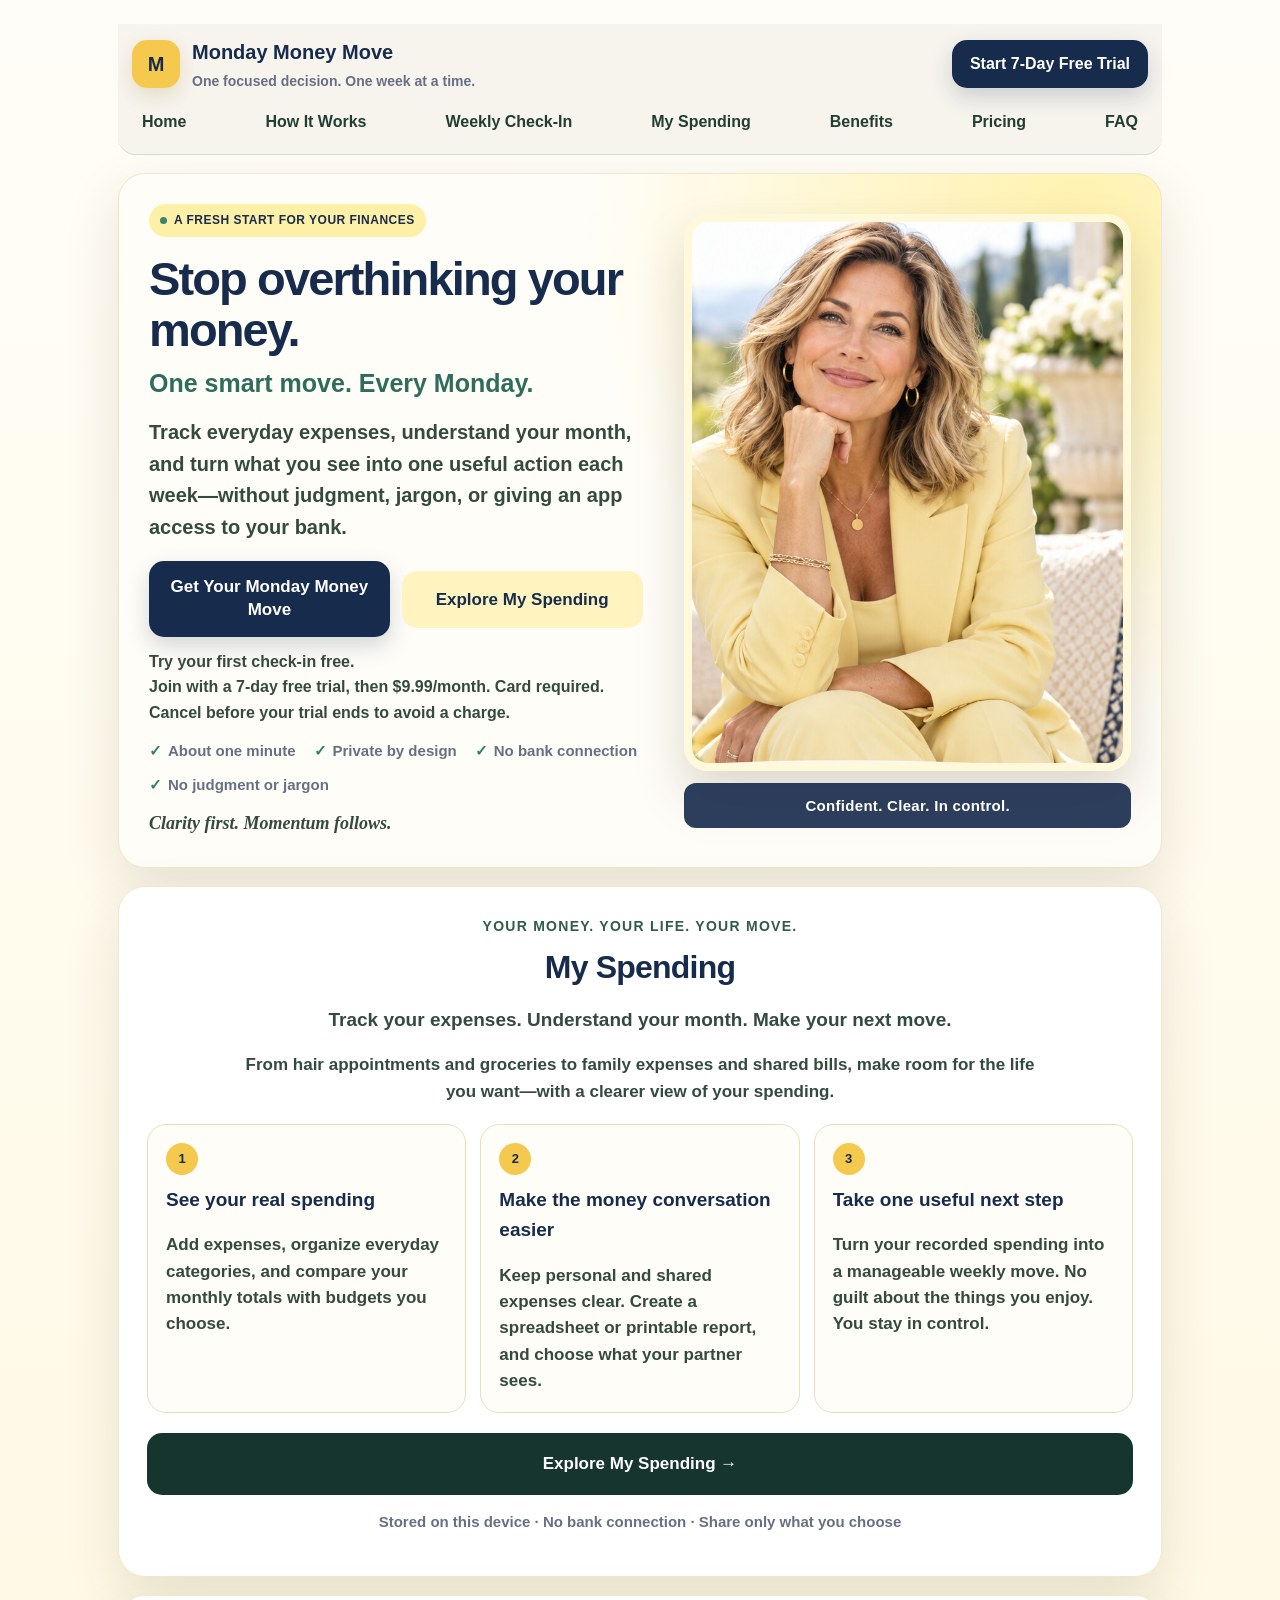
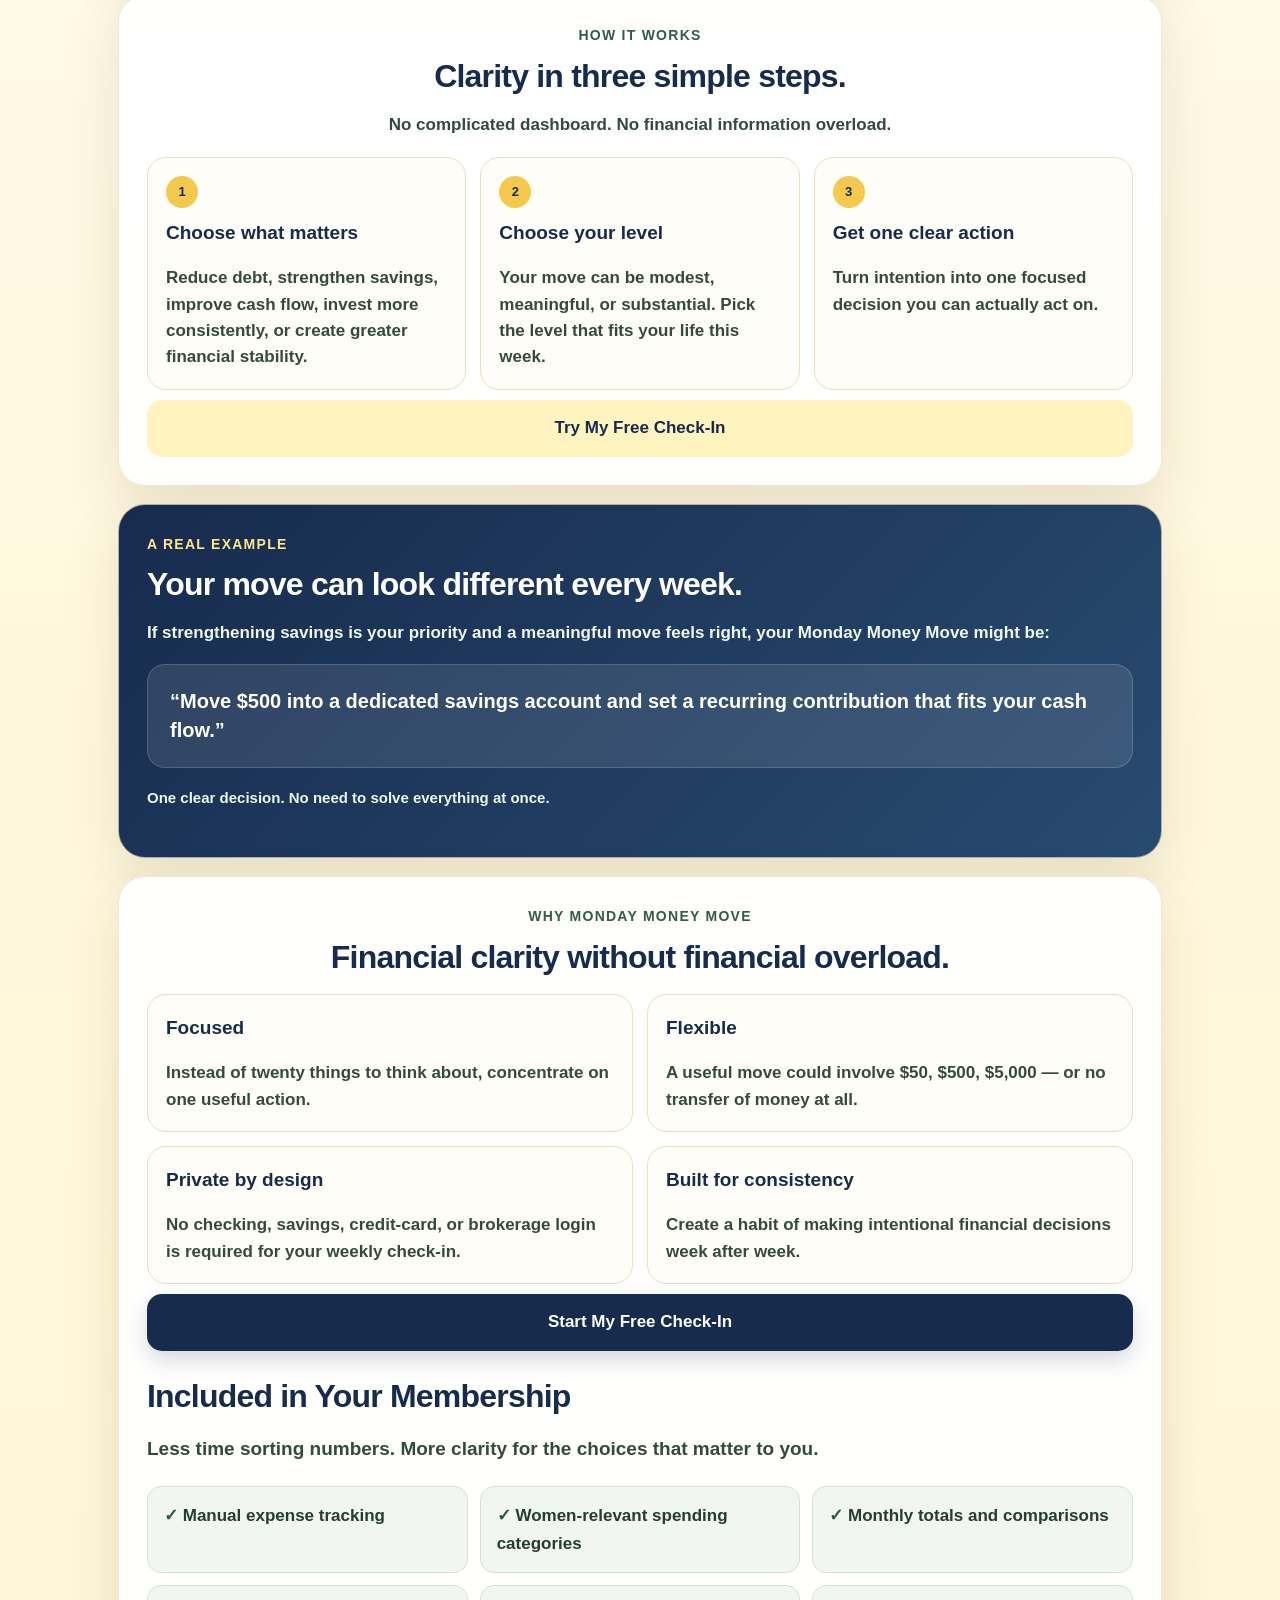
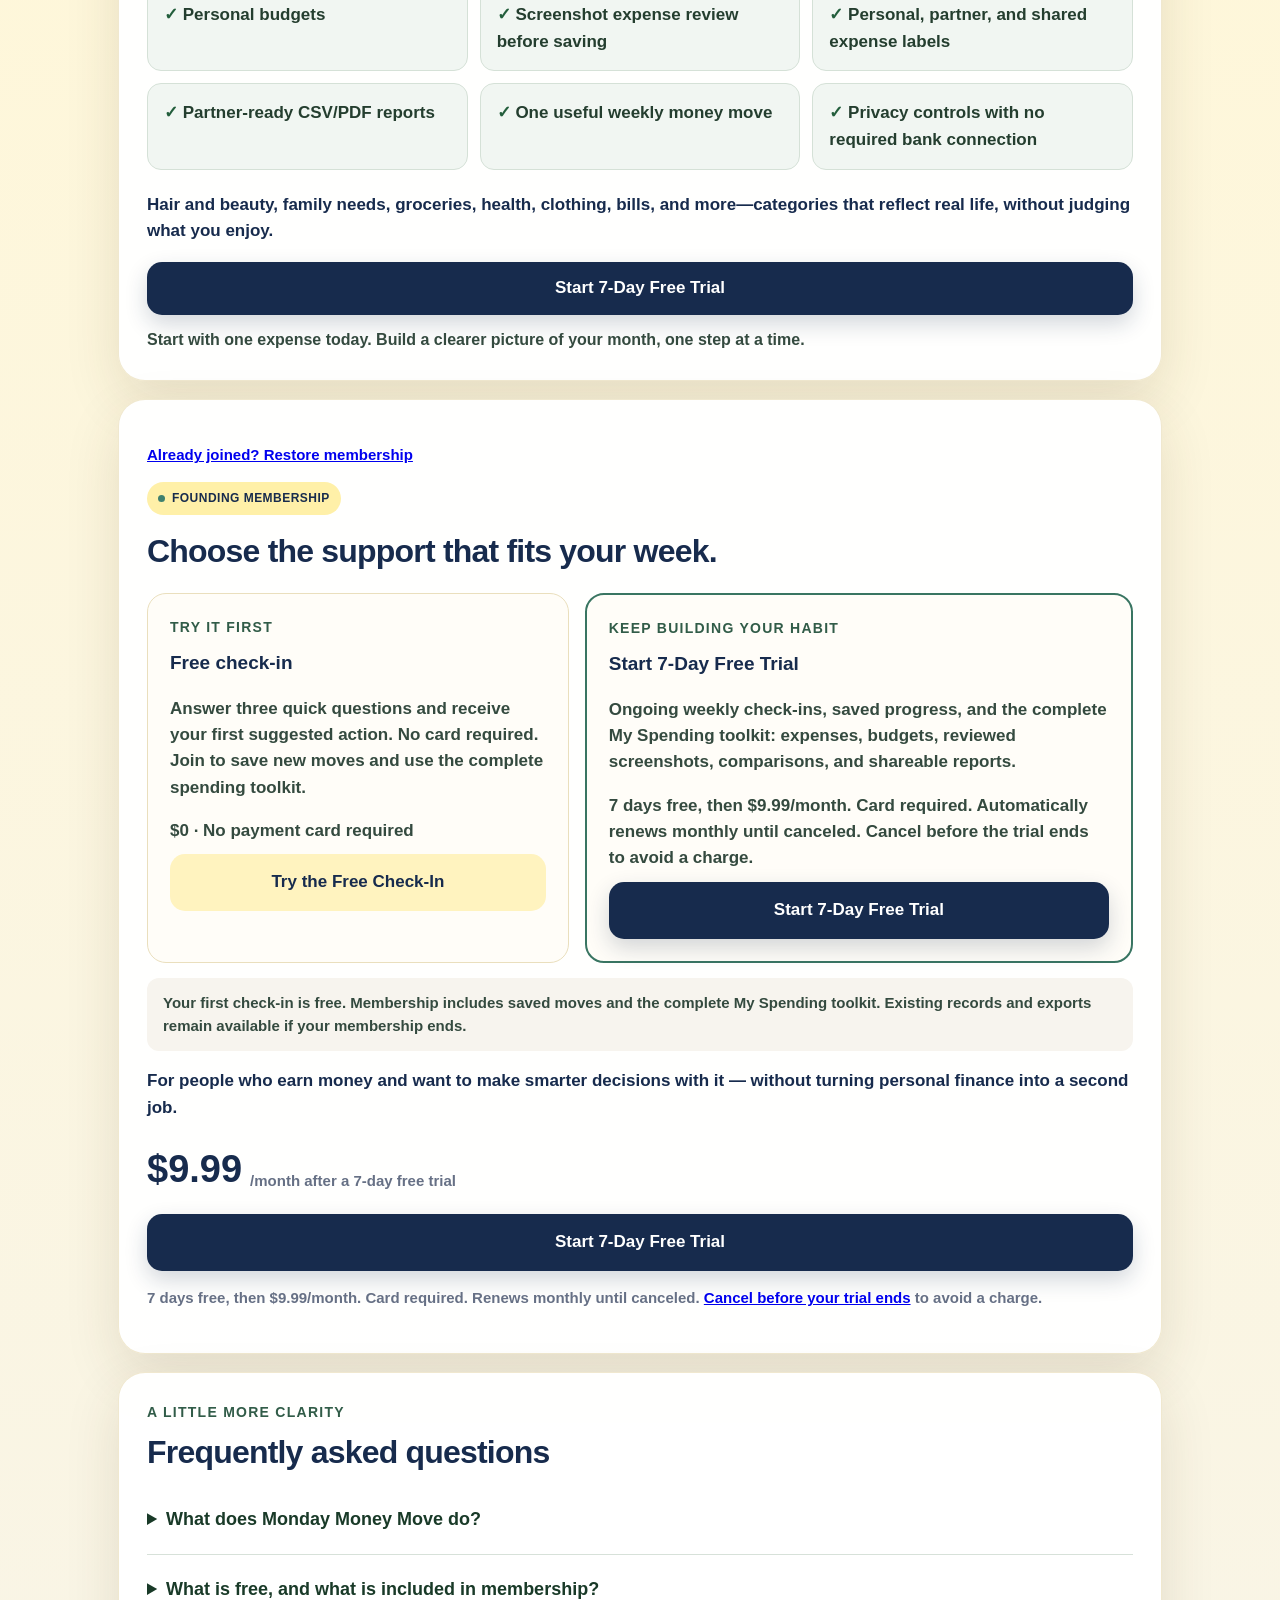
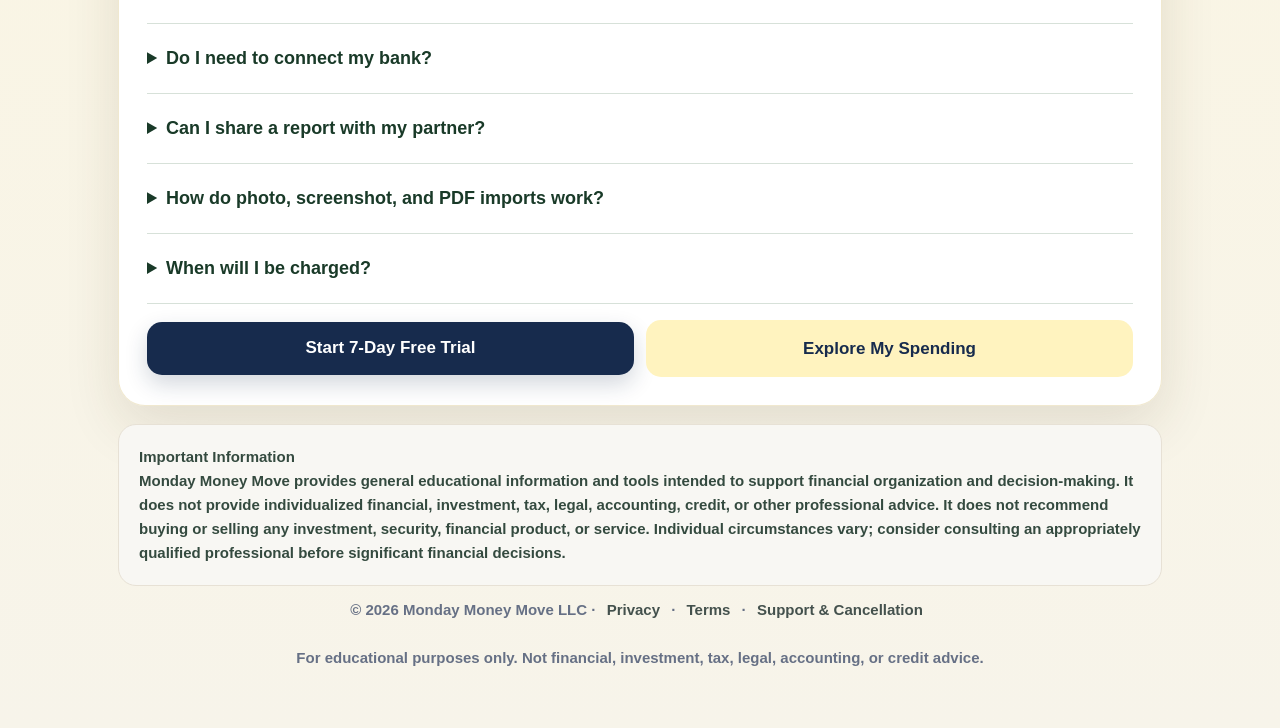
<file: index.html>
<!DOCTYPE html>
<html lang="en">
<head>
<meta charset="UTF-8"><meta name="referrer" content="no-referrer"><meta name="viewport" content="width=device-width,initial-scale=1,viewport-fit=cover"><meta name="theme-color" content="#f4c94e"><meta name="apple-mobile-web-app-capable" content="yes"><meta name="apple-mobile-web-app-title" content="Monday Money Move"><link rel="manifest" href="manifest.webmanifest"><title>Monday Money Move</title>
<style>
:root{--ink:#17211f;--muted:#66706d;--green:#16352f;--mid:#397562;--mint:#dff1e9;--cream:#f7f4ee;--line:#e3e7e4;--gold:#b79b67;--shadow:0 18px 55px rgba(27,48,42,.10)}*{box-sizing:border-box}html{scroll-behavior:smooth}body{font-family:-apple-system,BlinkMacSystemFont,"Segoe UI",Arial,sans-serif;background:linear-gradient(180deg,#faf8f3,#edf5f1);margin:0;color:var(--ink)}.app{max-width:940px;margin:auto;padding:24px 18px 46px}.brand{display:flex;justify-content:space-between;align-items:center;gap:14px;margin:2px 2px 22px}.brand-left{display:flex;align-items:center;gap:12px}.logo{width:48px;height:48px;border-radius:15px;background:var(--green);color:#fff;display:grid;place-items:center;font-weight:850;font-size:20px;box-shadow:0 8px 20px rgba(22,53,47,.2)}.brand strong{font-size:20px}.brand span{display:block;color:var(--muted);font-size:13px;margin-top:2px}.nav{display:flex;gap:18px}.nav a{color:#53615d;text-decoration:none;font-size:13px;font-weight:700}.card{background:rgba(255,255,255,.97);padding:32px;border-radius:27px;margin-bottom:17px;box-shadow:var(--shadow);border:1px solid rgba(255,255,255,.84)}.hero{padding:46px 40px;background:radial-gradient(circle at 96% 0%,var(--mint),transparent 42%),#fff}.hero-grid{display:grid;grid-template-columns:1.25fr .75fr;gap:30px;align-items:center}.badge{display:inline-flex;align-items:center;gap:7px;background:var(--mint);color:var(--green);border-radius:999px;padding:7px 11px;font-size:12px;font-weight:800;letter-spacing:.04em;margin-bottom:17px}.badge:before{content:"";width:7px;height:7px;border-radius:50%;background:#2b8065}h1{font-size:49px;line-height:1.03;letter-spacing:-.04em;margin:0 0 17px}h2{font-size:30px;line-height:1.16;letter-spacing:-.025em;margin:0 0 13px}h3{font-size:19px;margin:0 0 8px}p{line-height:1.58}.lead{font-size:19px;color:#394542;max-width:620px;margin-bottom:24px}.kicker{font-family:Georgia,serif;font-size:18px;font-style:italic;color:#6a655a;margin:12px 0 0}button{width:100%;padding:17px 20px;margin-top:10px;border:none;border-radius:15px;font-size:17px;font-weight:780;cursor:pointer}button:active{transform:scale(.985)}.main{background:var(--green);color:#fff;box-shadow:0 9px 22px rgba(22,53,47,.18)}.secondary{background:#edf3f0;color:var(--green)}.text-btn{background:transparent;color:var(--muted);font-size:14px;padding:10px}.trust{display:flex;flex-wrap:wrap;gap:13px 21px;margin-top:18px;color:var(--muted);font-size:13px}.trust span:before{content:"✓";color:#2b8065;font-weight:900;margin-right:6px}.hero-photo-wrap{margin:0;position:relative}.hero-photo{display:block;width:100%;aspect-ratio:3/2;object-fit:cover;object-position:center;border-radius:24px;box-shadow:0 24px 45px rgba(22,53,47,.20);border:6px solid rgba(255,255,255,.9)}.hero-photo-wrap:after{content:"One clear step together";position:absolute;left:14px;right:14px;bottom:14px;padding:10px 13px;border-radius:12px;background:rgba(22,53,47,.88);color:#fff;font-size:12px;font-weight:800;letter-spacing:.02em;text-align:center}.phone{background:#142d28;border-radius:30px;padding:9px;box-shadow:0 24px 45px rgba(22,53,47,.24);max-width:240px;margin:auto;transform:rotate(2deg)}.phone-screen{background:linear-gradient(180deg,#fbfaf6,#edf5f1);border-radius:23px;padding:20px 15px;min-height:350px}.mini-logo{width:38px;height:38px;background:var(--green);color:white;border-radius:12px;display:grid;place-items:center;font-weight:850;margin-bottom:18px}.mini-title{font-size:20px;font-weight:850;line-height:1.15;margin-bottom:8px}.mini-copy{font-size:12px;color:var(--muted);line-height:1.5}.mini-card{background:white;border-radius:14px;padding:12px;margin-top:14px;box-shadow:0 9px 24px rgba(27,48,42,.08);font-size:12px;font-weight:700;color:var(--green)}.section-title{text-align:center;max-width:650px;margin:0 auto 22px}.section-title p{color:var(--muted);margin-bottom:0}.grid3{display:grid;grid-template-columns:repeat(3,1fr);gap:14px}.grid2{display:grid;grid-template-columns:repeat(2,1fr);gap:14px}.info{background:#f7f8f5;border:1px solid var(--line);border-radius:19px;padding:20px}.num{width:32px;height:32px;border-radius:50%;background:var(--green);color:white;display:grid;place-items:center;font-size:13px;font-weight:850;margin-bottom:14px}.info p{font-size:14px;color:var(--muted);margin-bottom:0}.example{background:linear-gradient(135deg,#16352f,#2f6756);color:white}.example .eyebrow{color:#b9e1d2}.example-quote{background:rgba(255,255,255,.10);border:1px solid rgba(255,255,255,.16);padding:22px;border-radius:18px;font-size:20px;font-weight:760;line-height:1.45;margin-top:16px}.example small{color:#dce8e4}.eyebrow{font-size:13px;text-transform:uppercase;letter-spacing:.09em;color:#477565;font-weight:800;margin-bottom:10px}.progress{height:7px;background:#edf0ee;border-radius:99px;margin:0 0 24px;overflow:hidden}.progress span{display:block;height:100%;background:#4b9279;border-radius:99px;transition:width .25s}.choice{background:#f3f5f3;color:var(--ink);text-align:left;display:flex;justify-content:space-between;align-items:center;border:1px solid transparent}.choice:after{content:"→";font-size:20px;color:#56806f}.choice:hover{background:#ecf4f0;border-color:#d4e4dc}.hidden{display:none!important}.result-box{background:var(--cream);border-left:5px solid #4b9279;padding:21px;border-radius:16px;margin:17px 0}.result-box.done{border-color:#2b8065;background:#eaf6f0}.conversion{background:linear-gradient(180deg,#fff,#f5f8f6);border:1px solid #dbe6e0;border-radius:20px;padding:22px;margin-top:18px}.conversion h3{font-size:22px}.conversion ul{padding-left:20px;color:#47534f;line-height:1.7}.price-row{display:flex;align-items:flex-end;gap:8px;margin:14px 0 5px}.price{font-size:38px;font-weight:850}.period{font-size:15px;font-weight:650;color:var(--muted);padding-bottom:6px}.stats{display:grid;grid-template-columns:repeat(2,1fr);gap:12px;margin:18px 0}.stat{background:#f4f7f5;border:1px solid var(--line);border-radius:16px;padding:17px}.stat b{display:block;font-size:27px;color:var(--green)}.stat span,.small{font-size:13px;color:var(--muted)}.history-item{display:flex;gap:13px;padding:15px 0;border-top:1px solid var(--line)}.history-dot{width:27px;height:27px;flex:0 0 27px;border-radius:50%;display:grid;place-items:center;background:#edf0ee;color:#79817f;font-size:13px;font-weight:800}.history-dot.complete{background:var(--mint);color:var(--green)}.history-copy{font-size:14px;line-height:1.4}.history-copy small{display:block;color:var(--muted);margin-top:4px}.disclaimer{background:#f8f7f3;border:1px solid #e7e1d5;border-radius:18px;padding:20px;color:#5f625f;font-size:12px;line-height:1.6}.footer{text-align:center;color:var(--muted);font-size:12px;padding:12px}.footer a{color:#44514d;text-decoration:none;margin:0 7px}@media(max-width:700px){.app{padding:15px 12px 30px}.card,.hero{padding:24px;border-radius:22px}.hero-grid,.grid3,.grid2{grid-template-columns:1fr}.phone{max-width:215px;margin-top:10px}h1{font-size:38px}.lead{font-size:17px}.trust{display:block}.trust span{display:block;margin-top:7px}.nav{display:none}}
</style><link rel="stylesheet" href="readability.css?v=3-portrait"><link rel="stylesheet" href="woman-theme.css?v=3-caption"></head>
<body><div class="app">
<header class="brand"><div class="brand-left"><div class="logo">M</div><div><strong>Monday Money Move</strong><span>One focused decision. One week at a time.</span></div></div><button id="menuToggle" class="menu-toggle" type="button" aria-controls="siteMenu" aria-expanded="false">Menu</button><button class="main nav-cta" onclick="join()">Start 7-Day Free Trial</button><nav class="site-nav" id="siteMenu" aria-label="Main navigation"><a href="#home">Home</a><a href="#how">How It Works</a><a href="#quiz" id="weeklyCheckInLink">Weekly Check-In</a><a href="#spending-benefits">My Spending</a><a href="#why">Benefits</a><a href="#membership">Pricing</a><a href="#faq">FAQ</a></nav></header>
<section class="card hero" id="home"><div class="hero-grid"><div><div class="badge">A FRESH START FOR YOUR FINANCES</div><h1>Stop overthinking your money.</h1><p class="hero-promise">One smart move. Every Monday.</p><p class="lead">Track everyday expenses, understand your month, and turn what you see into one useful action each week—without judgment, jargon, or giving an app access to your bank.</p><div class="cta-row"><button id="startButton" class="main" onclick="startCheckIn()">Get Your Monday Money Move</button><a class="cta-link secondary" href="spending.html">Explore My Spending</a></div><p class="free-note"><strong>Try your first check-in free.</strong><br>Join with a 7-day free trial, then $9.99/month. Card required. Cancel before your trial ends to avoid a charge.</p><div class="trust"><span>About one minute</span><span>Private by design</span><span>No bank connection</span><span>No judgment or jargon</span></div><p class="kicker">Clarity first. Momentum follows.</p></div><figure class="hero-photo-wrap"><img class="hero-photo" src="brand/monday-money-move-hero-woman.jpg?v=1" alt="A confident woman enjoying a calm Monday morning outdoors" width="700" height="880" fetchpriority="high"></figure></div></section>
<section class="card" id="spending-benefits"><div class="section-title"><div class="eyebrow">Your money. Your life. Your move.</div><h2>My Spending</h2><p class="benefit-intro"><strong>Track your expenses. Understand your month. Make your next move.</strong></p><p>From hair appointments and groceries to family expenses and shared bills, make room for the life you want—with a clearer view of your spending.</p></div><div class="grid3"><div class="info"><div class="num">1</div><h3>See your real spending</h3><p>Add expenses, organize everyday categories, and compare your monthly totals with budgets you choose.</p></div><div class="info"><div class="num">2</div><h3>Make the money conversation easier</h3><p>Keep personal and shared expenses clear. Create a spreadsheet or printable report, and choose what your partner sees.</p></div><div class="info"><div class="num">3</div><h3>Take one useful next step</h3><p>Turn your recorded spending into a manageable weekly move. No guilt about the things you enjoy. You stay in control.</p></div></div><a href="spending.html" style="display:block;text-align:center;background:#16352f;color:white;padding:17px 20px;border-radius:15px;font-size:17px;font-weight:780;text-decoration:none;margin-top:20px">Explore My Spending →</a><p class="small" style="text-align:center">Stored on this device · No bank connection · Share only what you choose</p></section>
<section class="card" id="how"><div class="section-title"><div class="eyebrow">How it works</div><h2>Clarity in three simple steps.</h2><p>No complicated dashboard. No financial information overload.</p></div><div class="grid3"><div class="info"><div class="num">1</div><h3>Choose what matters</h3><p>Reduce debt, strengthen savings, improve cash flow, invest more consistently, or create greater financial stability.</p></div><div class="info"><div class="num">2</div><h3>Choose your level</h3><p>Your move can be modest, meaningful, or substantial. Pick the level that fits your life this week.</p></div><div class="info"><div class="num">3</div><h3>Get one clear action</h3><p>Turn intention into one focused decision you can actually act on.</p></div></div><button class="secondary" onclick="startCheckIn()">Try My Free Check-In</button></section>
<section class="card example"><div class="eyebrow">A real example</div><h2>Your move can look different every week.</h2><p>If strengthening savings is your priority and a meaningful move feels right, your Monday Money Move might be:</p><div class="example-quote">“Move $500 into a dedicated savings account and set a recurring contribution that fits your cash flow.”</div><p><small>One clear decision. No need to solve everything at once.</small></p></section>
<section class="card" id="why"><div class="section-title"><div class="eyebrow">Why Monday Money Move</div><h2>Financial clarity without financial overload.</h2></div><div class="grid2"><div class="info"><h3>Focused</h3><p>Instead of twenty things to think about, concentrate on one useful action.</p></div><div class="info"><h3>Flexible</h3><p>A useful move could involve $50, $500, $5,000 — or no transfer of money at all.</p></div><div class="info"><h3>Private by design</h3><p>No checking, savings, credit-card, or brokerage login is required for your weekly check-in.</p></div><div class="info"><h3>Built for consistency</h3><p>Create a habit of making intentional financial decisions week after week.</p></div></div><button class="main" onclick="startCheckIn()">Start My Free Check-In</button><h2 style="margin-top:26px">Included in Your Membership</h2><p class="benefit-intro">Less time sorting numbers. More clarity for the choices that matter to you.</p><ul class="feature-list"><li>Manual expense tracking</li><li>Women-relevant spending categories</li><li>Monthly totals and comparisons</li><li>Personal budgets</li><li>Screenshot expense review before saving</li><li>Personal, partner, and shared expense labels</li><li>Partner-ready CSV/PDF reports</li><li>One useful weekly money move</li><li>Privacy controls with no required bank connection</li></ul><p>Hair and beauty, family needs, groceries, health, clothing, bills, and more—categories that reflect real life, without judging what you enjoy.</p><div class="cta-row"><button class="main" onclick="join()">Start 7-Day Free Trial</button></div><p class="free-note">Start with one expense today. Build a clearer picture of your month, one step at a time.</p></section>
<section id="activeMove" class="card hidden"><div class="eyebrow">This week’s move</div><h2 id="activeTitle">Your next step</h2><div class="result-box" id="activeBox"><p id="activeText" style="margin:0;font-size:18px;font-weight:680"></p></div><button class="main" id="completeButton" onclick="markComplete()">Mark This Move Complete</button><button class="text-btn" onclick="startCheckIn()">Choose a Different Move</button></section>
<section id="quiz" class="card hidden"><div class="progress"><span id="progressBar" style="width:33%"></span></div><div class="eyebrow" id="stepLabel">Step 1 of 3</div><div id="stepGoal"><h2>What would make the biggest difference right now?</h2><button class="choice" onclick="chooseGoal('debt')">Reduce high-interest debt</button><button class="choice" onclick="chooseGoal('save')">Strengthen my savings</button><button class="choice" onclick="chooseGoal('spend')">Improve my cash flow</button><button class="choice" onclick="chooseGoal('invest')">Invest more consistently</button></div><div id="stepPace" class="hidden"><h2>What level of move feels right this week?</h2><button class="choice" onclick="choosePace('small')">A simple move — up to $100</button><button class="choice" onclick="choosePace('medium')">A meaningful move — $100–$500</button><button class="choice" onclick="choosePace('large')">A stronger move — $500–$2,500</button><button class="choice" onclick="choosePace('xlarge')">A significant move — $2,500+</button></div><div id="stepStyle" class="hidden"><h2>What kind of action would help most?</h2><button class="choice" onclick="finishCheckIn('automatic')">Set it up automatically</button><button class="choice" onclick="finishCheckIn('once')">Take one action today</button><button class="choice" onclick="finishCheckIn('review')">Review and make a decision</button></div></section>
<section id="result" class="card hidden"><div class="eyebrow">Your Monday Money Move</div><h2>One focused action for this week</h2><div class="result-box"><p id="move" style="margin:0;font-size:18px;font-weight:680"></p></div><button class="secondary" onclick="saveMove()">Save My Move</button><div class="conversion"><div class="badge">CONTINUE EVERY MONDAY</div><h3>Keep your momentum going.</h3><p>Join to save your weekly moves, track progress, and return for a fresh focused check-in each week.</p><ul><li>Weekly Monday Money Move check-ins</li><li>Saved move history and progress</li><li>Founding Member access as new features are added</li></ul><div class="price-row"><span class="price">$9.99</span><span class="period">/month after a 7-day free trial</span></div><button class="main" onclick="join()">Start 7-Day Free Trial</button><p class="small">7 days free, then $9.99/month. Card required. Renews monthly until canceled. <a href="support.html#cancel">Cancel before your trial ends</a> to avoid a charge.</p></div><p class="small">Your choices and progress stay on this device.</p></section>
<section id="progressCard" class="card"><div class="eyebrow">Your progress</div><h2>Smart moves build momentum</h2><div class="stats"><div class="stat"><b id="completedCount">0</b><span>moves completed</span></div><div class="stat"><b id="weekCount">0</b><span>weekly moves saved</span></div></div><div id="history"><p class="small">Your completed moves will appear here.</p></div></section>
<section class="card" id="membership"><p class="small" data-membership-recovery hidden><a href="restore.html">Already joined? Restore membership</a></p><div class="badge">FOUNDING MEMBERSHIP</div><h2>Choose the support that fits your week.</h2><div class="compare-grid"><div class="info"><div class="eyebrow">Try it first</div><h3>Free check-in</h3><p>Answer three quick questions and receive your first suggested action. No card required. Join to save new moves and use the complete spending toolkit.</p><p><strong>$0 · No payment card required</strong></p><button class="secondary" onclick="startFreeCheckIn()">Try the Free Check-In</button></div><div class="info paid-plan"><div class="eyebrow">Keep building your habit</div><h3>Start 7-Day Free Trial</h3><p>Ongoing weekly check-ins, saved progress, and the complete My Spending toolkit: expenses, budgets, reviewed screenshots, comparisons, and shareable reports.</p><p><strong>7 days free, then $9.99/month.</strong> Card required. Automatically renews monthly until canceled. Cancel before the trial ends to avoid a charge.</p><button class="main" onclick="join()">Start 7-Day Free Trial</button></div></div><p class="plan-note">Your first check-in is free. Membership includes saved moves and the complete My Spending toolkit. Existing records and exports remain available if your membership ends.</p><p>For people who earn money and want to make smarter decisions with it — without turning personal finance into a second job.</p><div class="price-row"><span class="price">$9.99</span><span class="period">/month after a 7-day free trial</span></div><button class="main" onclick="join()">Start 7-Day Free Trial</button><p class="small" id="membershipStatus">7 days free, then $9.99/month. Card required. Renews monthly until canceled. <a href="support.html#cancel">Cancel before your trial ends</a> to avoid a charge.</p></section>
<section class="card" id="faq"><div class="eyebrow">A little more clarity</div><h2>Frequently asked questions</h2><details class="faq-item"><summary>What does Monday Money Move do?</summary><p>It helps you organize recorded expenses, see monthly totals, choose budgets, and focus on one useful money move each week.</p></details><details class="faq-item"><summary>What is free, and what is included in membership?</summary><p>Your first check-in is free without a card. Membership includes ongoing check-ins, saved moves, and My Spending tools: 7 days free, then $9.99/month until canceled. Your records stay on your device; save your private access link to restore membership in another browser.</p></details><details class="faq-item"><summary>Do I need to connect my bank?</summary><p>No. Enter expenses yourself or review a transaction screenshot before saving. Records stay in this browser on this device. Choose which expenses and details to include in an exported report.</p></details><details class="faq-item"><summary>Can I share a report with my partner?</summary><p>Yes. Label expenses Mine, Partner’s, or Shared. Select a summary or detailed report, then download a CSV spreadsheet or use Print / Save as PDF. Nothing is sent to your partner automatically.</p></details><details class="faq-item"><summary>How do photo, screenshot, and PDF imports work?</summary><p>Import a JPG, PNG, or HEIC photo or screenshot, or a PDF of your transaction list, with personal and card details hidden. Files can be up to 20 MB, and PDFs can contain up to 20 pages. Files are processed locally in your browser on your device, not uploaded to a cloud service. Review and correct detected transactions before selecting Approve and Save; unclear lines and credits are not imported automatically.</p></details><details class="faq-item"><summary>When will I be charged?</summary><p>A free check-in does not start a subscription. If you enroll through Stripe, your 7-day trial starts when checkout completes. Your card is charged $9.99/month after the trial unless you cancel. See Support &amp; Cancellation for instructions.</p></details><div class="cta-row"><button class="main" onclick="join()">Start 7-Day Free Trial</button><a class="cta-link secondary" href="spending.html">Explore My Spending</a></div></section>
<section class="disclaimer"><strong>Important Information</strong><br>Monday Money Move provides general educational information and tools intended to support financial organization and decision-making. It does not provide individualized financial, investment, tax, legal, accounting, credit, or other professional advice. It does not recommend buying or selling any investment, security, financial product, or service. Individual circumstances vary; consider consulting an appropriately qualified professional before significant financial decisions.</section>
<footer class="footer">© 2026 Monday Money Move LLC · <a href="privacy.html">Privacy</a> · <a href="terms.html">Terms</a> · <a href="support.html">Support &amp; Cancellation</a><br><br>For educational purposes only. Not financial, investment, tax, legal, accounting, or credit advice.</footer>
</div>
<script>
let selections={goal:'',pace:'',style:''};
const moveLibrary={debt:{small:{automatic:'Schedule an extra payment of up to $100 toward your highest-interest balance.',once:'Make one additional payment of up to $100 toward your highest-interest balance.',review:'List your balances by interest rate and identify the one that deserves priority first.'},medium:{automatic:'Schedule an additional payment between $100 and $500 toward your highest-interest balance.',once:'Make an extra payment between $100 and $500 toward your highest-interest balance.',review:'Review your payoff timeline and choose a meaningful extra payment between $100 and $500.'},large:{automatic:'Increase your scheduled debt payment by an amount between $500 and $2,500 that fits your cash flow.',once:'Direct $500–$2,500 toward your highest-interest balance if that amount fits your financial plan.',review:'Compare payoff dates using an additional $500–$2,500 payment, then choose the amount that fits your priorities.'},xlarge:{automatic:'Schedule a significant principal payment of $2,500+ only after confirming it fits your liquidity needs.',once:'Consider directing $2,500+ toward high-interest debt after reviewing cash reserves and near-term obligations.',review:'Review liquidity, interest rates, taxes, and upcoming obligations before making a debt payment of $2,500 or more.'}},save:{small:{automatic:'Set an automatic savings transfer of up to $100 after your next payday.',once:'Move up to $100 into a dedicated savings account today.',review:'Choose a repeatable savings amount up to $100 that feels easy to maintain.'},medium:{automatic:'Set an automatic savings transfer between $100 and $500 on payday.',once:'Move $100–$500 into a dedicated savings or emergency reserve.',review:'Review your cash flow and choose a repeatable $100–$500 savings contribution.'},large:{automatic:'Schedule a recurring savings contribution between $500 and $2,500 that fits your monthly cash flow.',once:'Move $500–$2,500 into the savings goal that matters most right now.',review:'Set a clear savings target and decide how a $500–$2,500 contribution fits your broader plan.'},xlarge:{automatic:'Create a planned transfer of $2,500+ only after confirming your near-term liquidity needs.',once:'Allocate $2,500+ toward an important cash reserve or savings goal after reviewing upcoming obligations.',review:'Review liquidity, taxes, major purchases, and emergency reserves before moving $2,500 or more.'}},spend:{small:{automatic:'Set one spending alert or limit that protects up to $100 this week.',once:'Skip or renegotiate one discretionary expense worth up to $100.',review:'Review one recurring charge or spending category and decide whether it still deserves your money.'},medium:{automatic:'Set a spending limit that redirects $100–$500 toward a higher priority.',once:'Cancel, renegotiate, or postpone one expense worth $100–$500.',review:'Review your largest discretionary categories and identify $100–$500 you would rather direct elsewhere.'},large:{automatic:'Automate bills, savings, and investing first so $500–$2,500 stays aligned with your priorities.',once:'Pause one planned $500–$2,500 purchase for 72 hours before deciding.',review:'Review your three largest nonessential expenses and decide whether one should be reduced, delayed, or eliminated.'},xlarge:{automatic:'Create a rule for significant purchases so $2,500+ decisions include a deliberate review period.',once:'Pause a planned purchase of $2,500+ until you have compared it with your other financial priorities.',review:'Review the opportunity cost, cash-flow impact, and alternatives before committing $2,500 or more to a discretionary purchase.'}},invest:{small:{automatic:'Schedule a recurring investment contribution of up to $100 on a cadence that fits your budget.',once:'Make one planned investment contribution of up to $100 without trying to time the market.',review:'Review your allocation and choose a consistent contribution up to $100.'},medium:{automatic:'Schedule a recurring investment contribution between $100 and $500.',once:'Invest a planned $100–$500 amount according to your existing strategy.',review:'Review diversification, fees, and risk before setting your next $100–$500 contribution.'},large:{automatic:'Schedule a recurring investment contribution between $500 and $2,500 that fits your long-term plan.',once:'Invest a planned $500–$2,500 amount in line with your existing allocation and risk tolerance.',review:'Review diversification, liquidity, fees, and risk before committing $500–$2,500.'},xlarge:{automatic:'Plan a $2,500+ investment contribution only within a broader allocation and liquidity strategy.',once:'Before investing $2,500+, confirm the amount fits your cash reserves, time horizon, diversification, and risk tolerance.',review:'Review allocation, concentration, taxes, liquidity, fees, and risk before making an investment decision of $2,500 or more.'}}};
function isMember(){return !!window.MMMMembership?.active()}function activateMembership(){}function startCheckIn(options={}){const d=getData();selections={goal:'',pace:'',style:''};showOnlyStep('stepGoal',1);document.getElementById('quiz').classList.remove('hidden');document.getElementById('result').classList.add('hidden');document.getElementById('quiz').scrollIntoView({behavior:'smooth'})}function startFreeCheckIn(){startCheckIn({free:true})}function showOnlyStep(id,n){['stepGoal','stepPace','stepStyle'].forEach(x=>document.getElementById(x).classList.toggle('hidden',x!==id));document.getElementById('stepLabel').innerText='Step '+n+' of 3';document.getElementById('progressBar').style.width=(n*33.34)+'%'}function chooseGoal(v){selections.goal=v;showOnlyStep('stepPace',2)}function choosePace(v){selections.pace=v;showOnlyStep('stepStyle',3)}function finishCheckIn(v){selections.style=v;document.getElementById('move').innerText=moveLibrary[selections.goal][selections.pace][v];document.getElementById('quiz').classList.add('hidden');document.getElementById('result').classList.remove('hidden');document.getElementById('result').scrollIntoView({behavior:'smooth'})}function getData(){try{return JSON.parse(localStorage.getItem('mmmData'))||{current:null,history:[]}}catch(e){return{current:null,history:[]}}}function setData(d){localStorage.setItem('mmmData',JSON.stringify(d));render()}function saveMove(){if(!isMember()){join();return;}const d=getData();const item={id:Date.now(),date:new Date().toLocaleDateString(),text:moveLibrary[selections.goal][selections.pace][selections.style],complete:false};d.current=item;d.history.unshift(item);setData(d);document.getElementById('result').classList.add('hidden');document.getElementById('activeMove').scrollIntoView({behavior:'smooth'})}function markComplete(){const d=getData();if(!d.current)return;d.current.complete=true;const i=d.history.findIndex(x=>x.id===d.current.id);if(i>-1)d.history[i].complete=true;setData(d)}function render(){const d=getData(),a=d.current,member=isMember();document.querySelectorAll('button[onclick="join()"]') .forEach(b=>{b.disabled=false;b.innerText=member?'Manage Membership':'Start 7-Day Free Trial'});const conversion=document.querySelector('.conversion');if(conversion)conversion.classList.toggle('hidden',member);const badge=document.getElementById('membership').querySelector('.badge');badge.innerText=member?'MEMBERSHIP ACTIVE':'FOUNDING MEMBERSHIP';const status=document.getElementById('membershipStatus');if(status&&member)status.innerText='Your Founding Member access is active on this device.';document.getElementById('activeMove').classList.toggle('hidden',!a);if(a){document.getElementById('activeText').innerText=a.text;document.getElementById('activeTitle').innerText=a.complete?'Completed this week':'Your next step';document.getElementById('activeBox').classList.toggle('done',a.complete);document.getElementById('completeButton').classList.toggle('hidden',a.complete);document.getElementById('startButton').innerText='Do a New Weekly Check-In'}document.getElementById('completedCount').innerText=d.history.filter(x=>x.complete).length;document.getElementById('weekCount').innerText=d.history.length;const h=document.getElementById('history');if(!d.history.length){h.innerHTML='<p class="small">Your completed moves will appear here.</p>'}else{h.innerHTML=d.history.map(x=>'<div class="history-item"><div class="history-dot '+(x.complete?'complete':'')+'">'+(x.complete?'✓':'•')+'</div><div class="history-copy">'+x.text+'<small>'+x.date+' · '+(x.complete?'Completed':'In progress')+'</small></div></div>').join('')}}function join(){if(isMember()||window.MMMMembership?.validReference(window.MMMMembership.reference)){location.href='support.html#cancel';return;}location.href='https://buy.stripe.com/eVq28k85t1DA8y08g9ds400'}activateMembership();render();if('serviceWorker' in navigator){window.addEventListener('load',()=>navigator.serviceWorker.register('./service-worker.js'))}
</script><script src="membership.js?v=paid-2" defer></script><script src="conversion-preview.js?v=paid-2" defer></script><script src="recovery-config.js"></script><script src="recovery-links.js" defer></script></body></html>
</file>
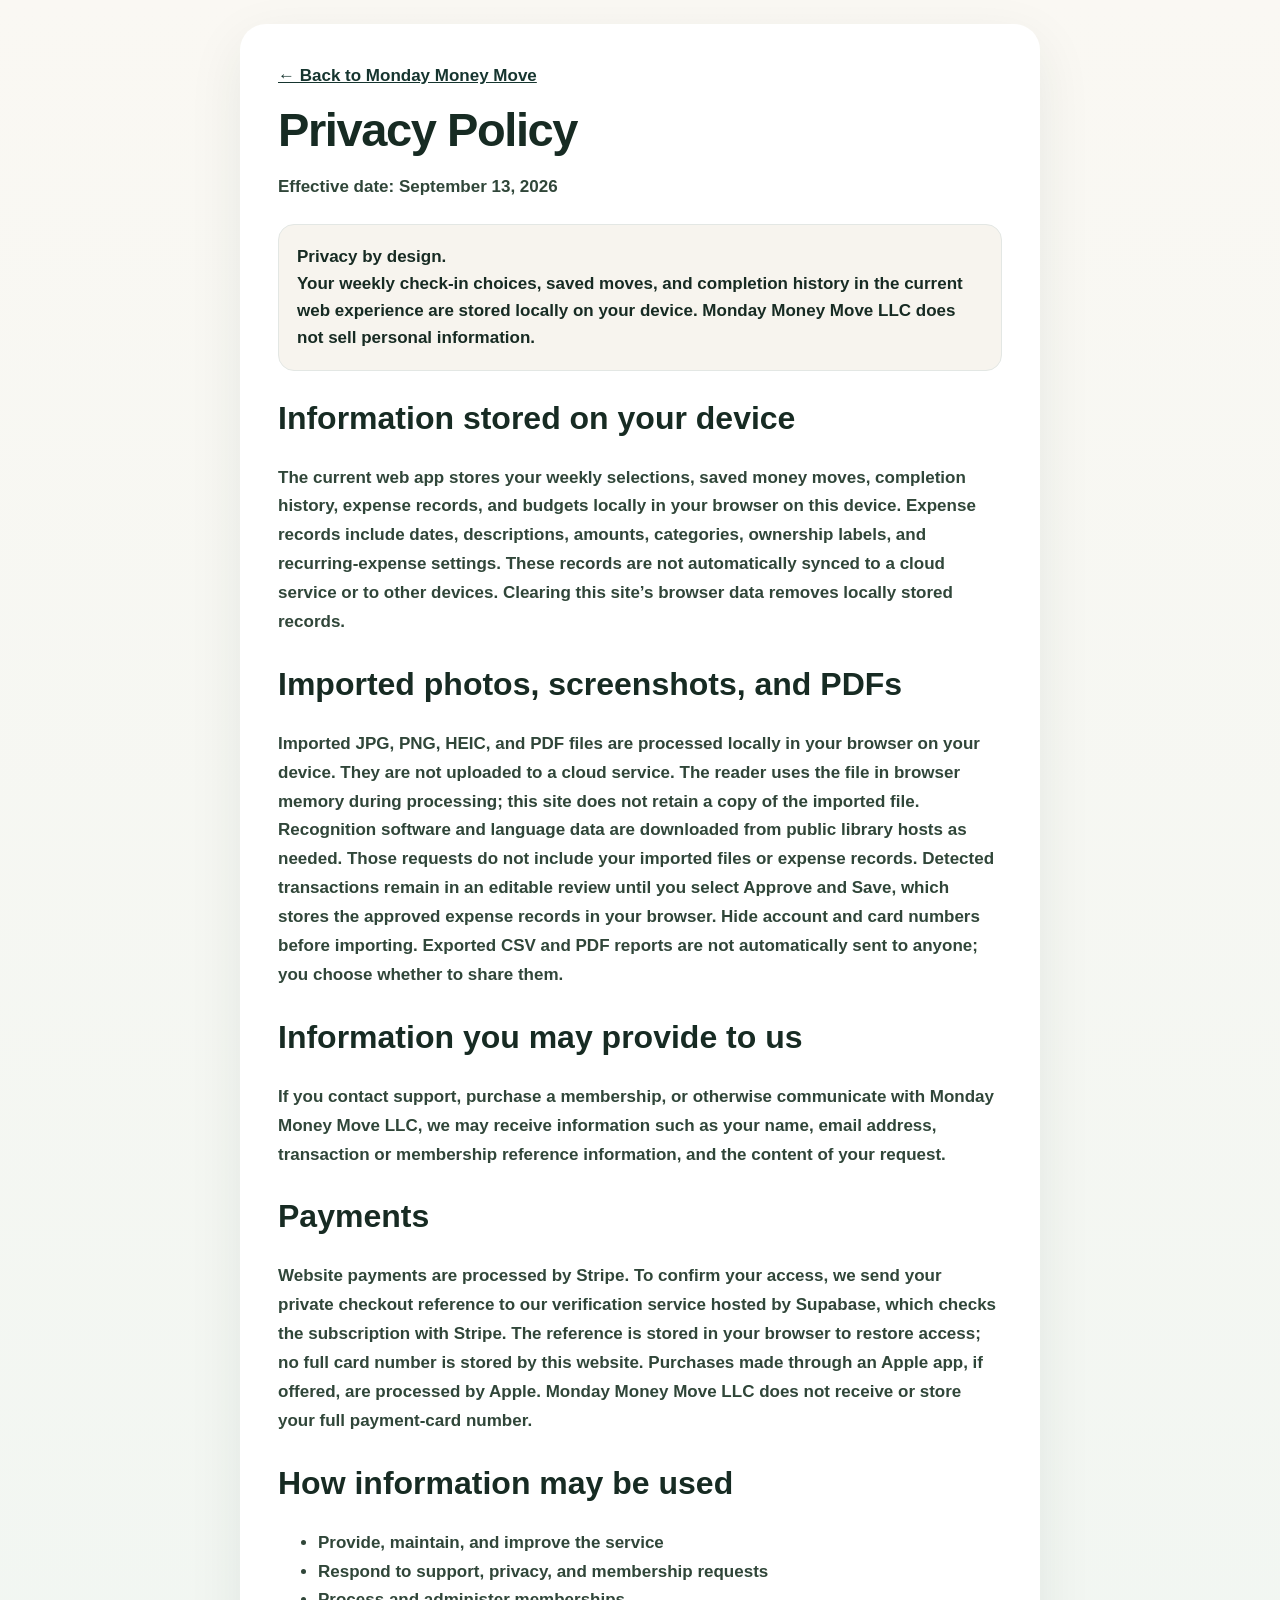
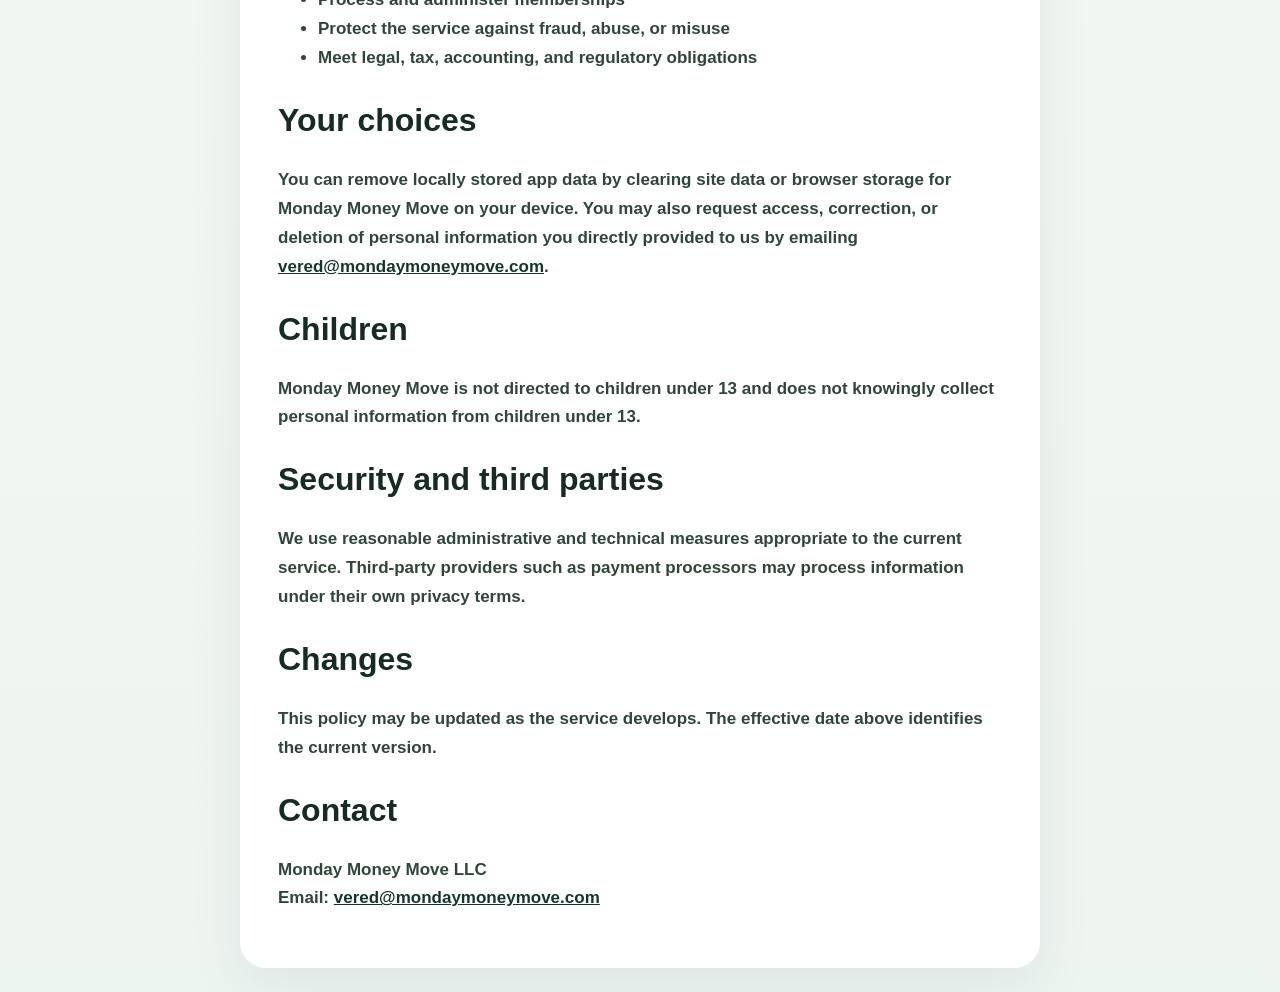
<file: privacy.html>
<!DOCTYPE html><html lang="en"><head><meta charset="UTF-8"><meta name="viewport" content="width=device-width,initial-scale=1,viewport-fit=cover"><meta name="theme-color" content="#16352f"><title>Privacy — Monday Money Move</title><style>:root{--ink:#17211f;--muted:#66706d;--green:#16352f;--cream:#f7f4ee;--line:#e3e7e4}*{box-sizing:border-box}body{font-family:-apple-system,BlinkMacSystemFont,"Segoe UI",Arial,sans-serif;background:linear-gradient(180deg,#faf8f3,#edf5f1);color:var(--ink);margin:0;padding:24px}.wrap{max-width:800px;margin:auto;background:#fff;padding:38px;border-radius:26px;box-shadow:0 18px 55px rgba(27,48,42,.08)}a{color:var(--green)}h1{font-size:38px;letter-spacing:-.03em;margin:16px 0 8px}h2{margin-top:28px;font-size:22px}p,li{line-height:1.7;color:#3c4744}.meta{color:var(--muted);font-size:14px}.notice{background:var(--cream);border:1px solid var(--line);padding:18px;border-radius:16px;margin:22px 0}@media(max-width:600px){body{padding:12px}.wrap{padding:25px 20px;border-radius:20px}h1{font-size:32px}}</style><link rel="stylesheet" href="readability.css?v=2"></head><body><main class="wrap"><a href="index.html">← Back to Monday Money Move</a><h1>Privacy Policy</h1><p class="meta"><strong>Effective date:</strong> September 13, 2026</p><div class="notice"><strong>Privacy by design.</strong><br>Your weekly check-in choices, saved moves, and completion history in the current web experience are stored locally on your device. Monday Money Move LLC does not sell personal information.</div><h2>Information stored on your device</h2><p>The current web app stores your weekly selections, saved money moves, completion history, expense records, and budgets locally in your browser on this device. Expense records include dates, descriptions, amounts, categories, ownership labels, and recurring-expense settings. These records are not automatically synced to a cloud service or to other devices. Clearing this site’s browser data removes locally stored records.</p><h2>Imported photos, screenshots, and PDFs</h2><p>Imported JPG, PNG, HEIC, and PDF files are processed locally in your browser on your device. They are not uploaded to a cloud service. The reader uses the file in browser memory during processing; this site does not retain a copy of the imported file. Recognition software and language data are downloaded from public library hosts as needed. Those requests do not include your imported files or expense records. Detected transactions remain in an editable review until you select Approve and Save, which stores the approved expense records in your browser. Hide account and card numbers before importing. Exported CSV and PDF reports are not automatically sent to anyone; you choose whether to share them.</p><h2>Information you may provide to us</h2><p>If you contact support, purchase a membership, or otherwise communicate with Monday Money Move LLC, we may receive information such as your name, email address, transaction or membership reference information, and the content of your request.</p><h2>Payments</h2><p>Website payments are processed by Stripe. To confirm your access, we send your private checkout reference to our verification service hosted by Supabase, which checks the subscription with Stripe. The reference is stored in your browser to restore access; no full card number is stored by this website. Purchases made through an Apple app, if offered, are processed by Apple. Monday Money Move LLC does not receive or store your full payment-card number.</p><h2>How information may be used</h2><ul><li>Provide, maintain, and improve the service</li><li>Respond to support, privacy, and membership requests</li><li>Process and administer memberships</li><li>Protect the service against fraud, abuse, or misuse</li><li>Meet legal, tax, accounting, and regulatory obligations</li></ul><h2>Your choices</h2><p>You can remove locally stored app data by clearing site data or browser storage for Monday Money Move on your device. You may also request access, correction, or deletion of personal information you directly provided to us by emailing <a href="mailto:vered@mondaymoneymove.com">vered@mondaymoneymove.com</a>.</p><h2>Children</h2><p>Monday Money Move is not directed to children under 13 and does not knowingly collect personal information from children under 13.</p><h2>Security and third parties</h2><p>We use reasonable administrative and technical measures appropriate to the current service. Third-party providers such as payment processors may process information under their own privacy terms.</p><h2>Changes</h2><p>This policy may be updated as the service develops. The effective date above identifies the current version.</p><h2>Contact</h2><p>Monday Money Move LLC<br>Email: <a href="mailto:vered@mondaymoneymove.com">vered@mondaymoneymove.com</a></p></main></body></html>
</file>
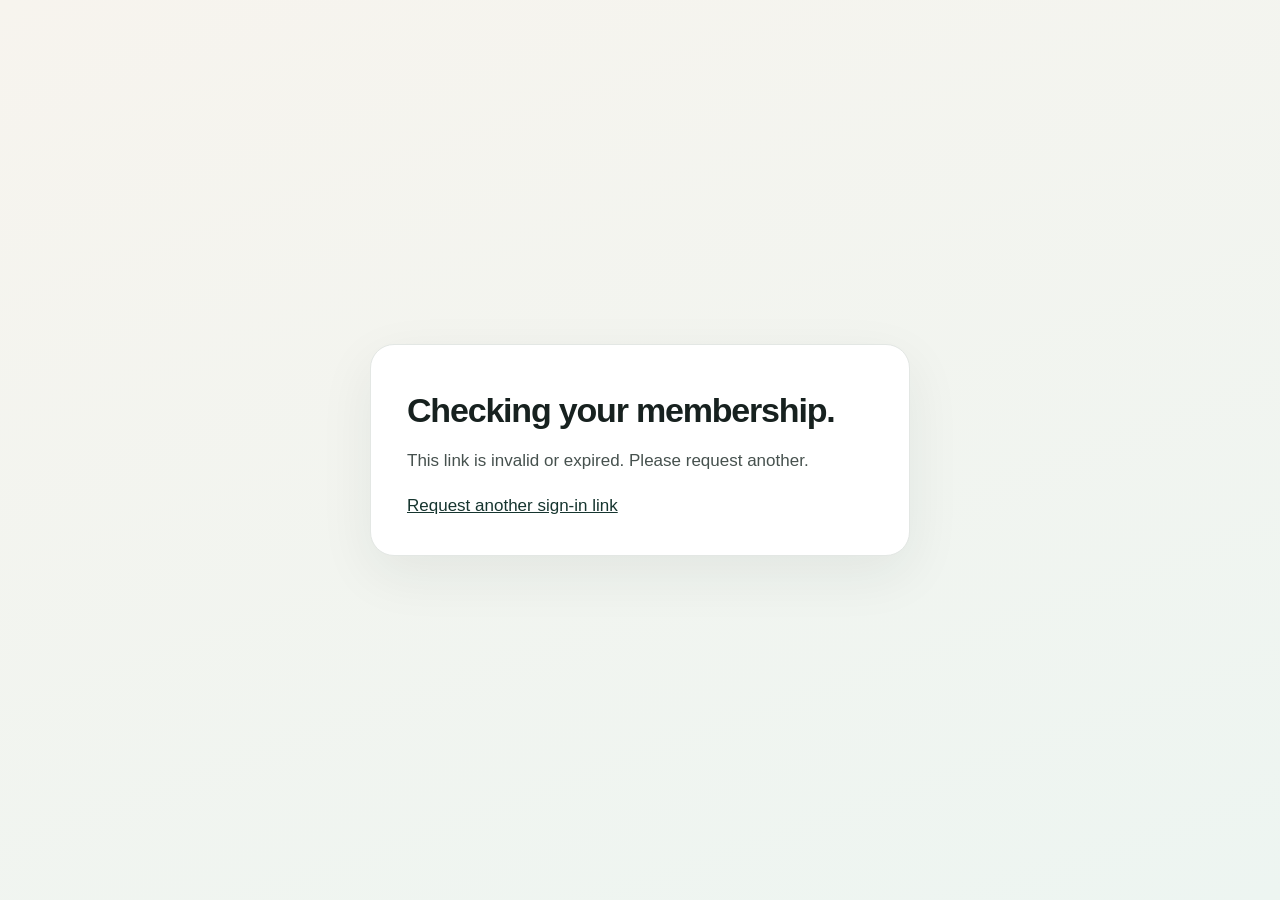
<file: restore-callback.html>
<!doctype html>
<html lang="en"><head><meta charset="UTF-8"><meta name="viewport" content="width=device-width,initial-scale=1"><meta name="referrer" content="no-referrer"><meta http-equiv="Content-Security-Policy" content="default-src 'none'; script-src 'self'; style-src 'self'; connect-src https://qystudxmmolypdfpnzep.supabase.co; base-uri 'none'; form-action 'self'"><title>Checking membership — Monday Money Move</title><script src="restore-callback.js"></script><link rel="stylesheet" href="restore.css"></head><body><main class="restore-card"><h1>Checking your membership.</h1><p id="callbackStatus" role="status" aria-live="polite">Verifying your sign-in link and current membership…</p><a href="restore.html">Request another sign-in link</a></main></body></html>
</file>
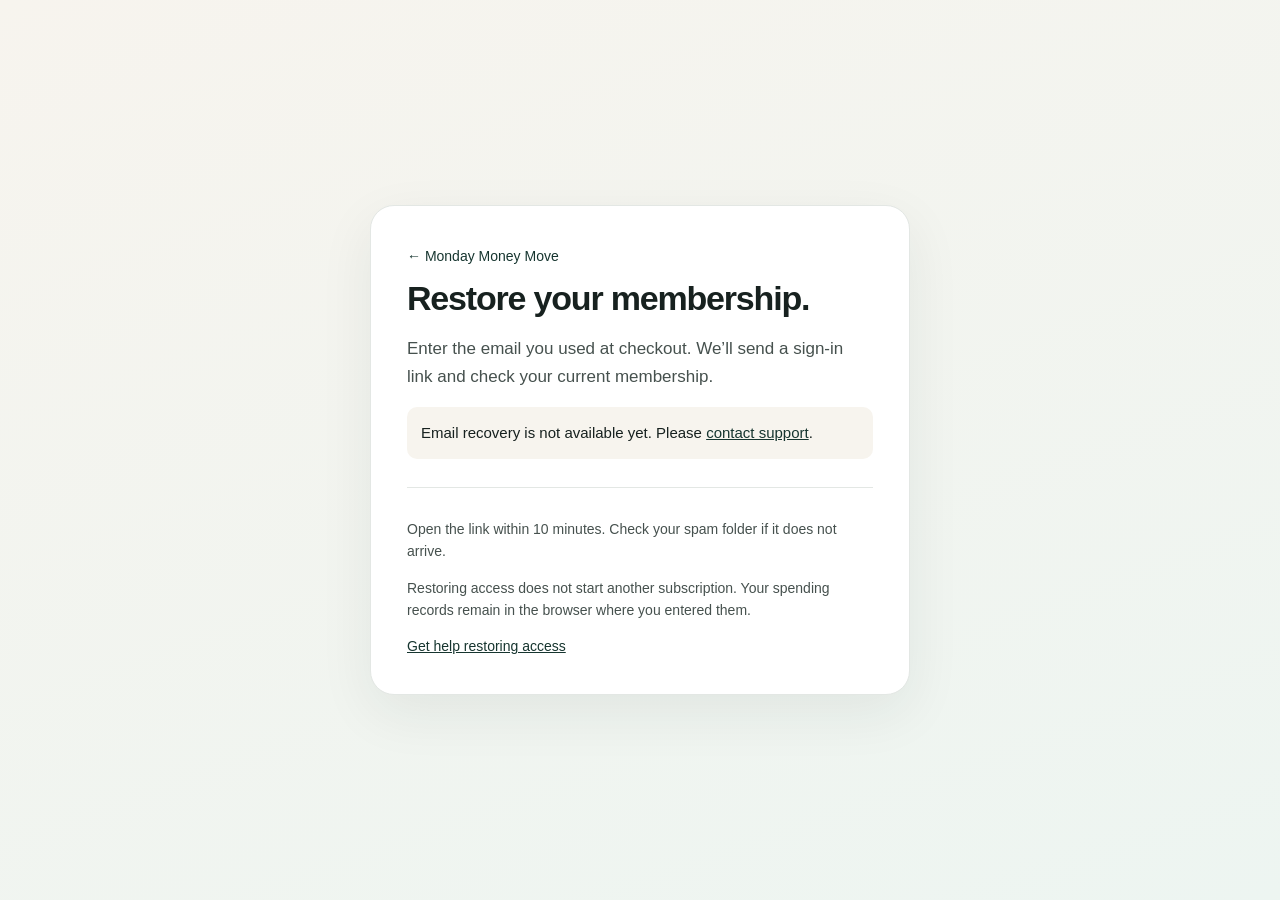
<file: restore.html>
<!doctype html>
<html lang="en"><head><meta charset="UTF-8"><meta name="viewport" content="width=device-width,initial-scale=1"><meta name="referrer" content="no-referrer"><title>Restore membership — Monday Money Move</title><link rel="stylesheet" href="restore.css"></head>
<body><main class="restore-card"><a class="back" href="index.html">← Monday Money Move</a><h1>Restore your membership.</h1><p>Enter the email you used at checkout. We’ll send a sign-in link and check your current membership.</p><div id="recoveryUnavailable" class="notice" hidden>Email recovery is not available yet. Please <a href="support.html">contact support</a>.</div><form id="requestLink" hidden><label for="checkoutEmail">Checkout email</label><input id="checkoutEmail" type="email" autocomplete="email" required maxlength="254"><button id="sendLink" type="submit">Email me a sign-in link</button></form><p id="recoveryStatus" role="status" aria-live="polite"></p><div class="details"><p>Open the link within 10 minutes. Check your spam folder if it does not arrive.</p><p>Restoring access does not start another subscription. Your spending records remain in the browser where you entered them.</p><a href="support.html">Get help restoring access</a></div></main><script src="recovery-config.js"></script><script src="restore.js" defer></script></body></html>
</file>
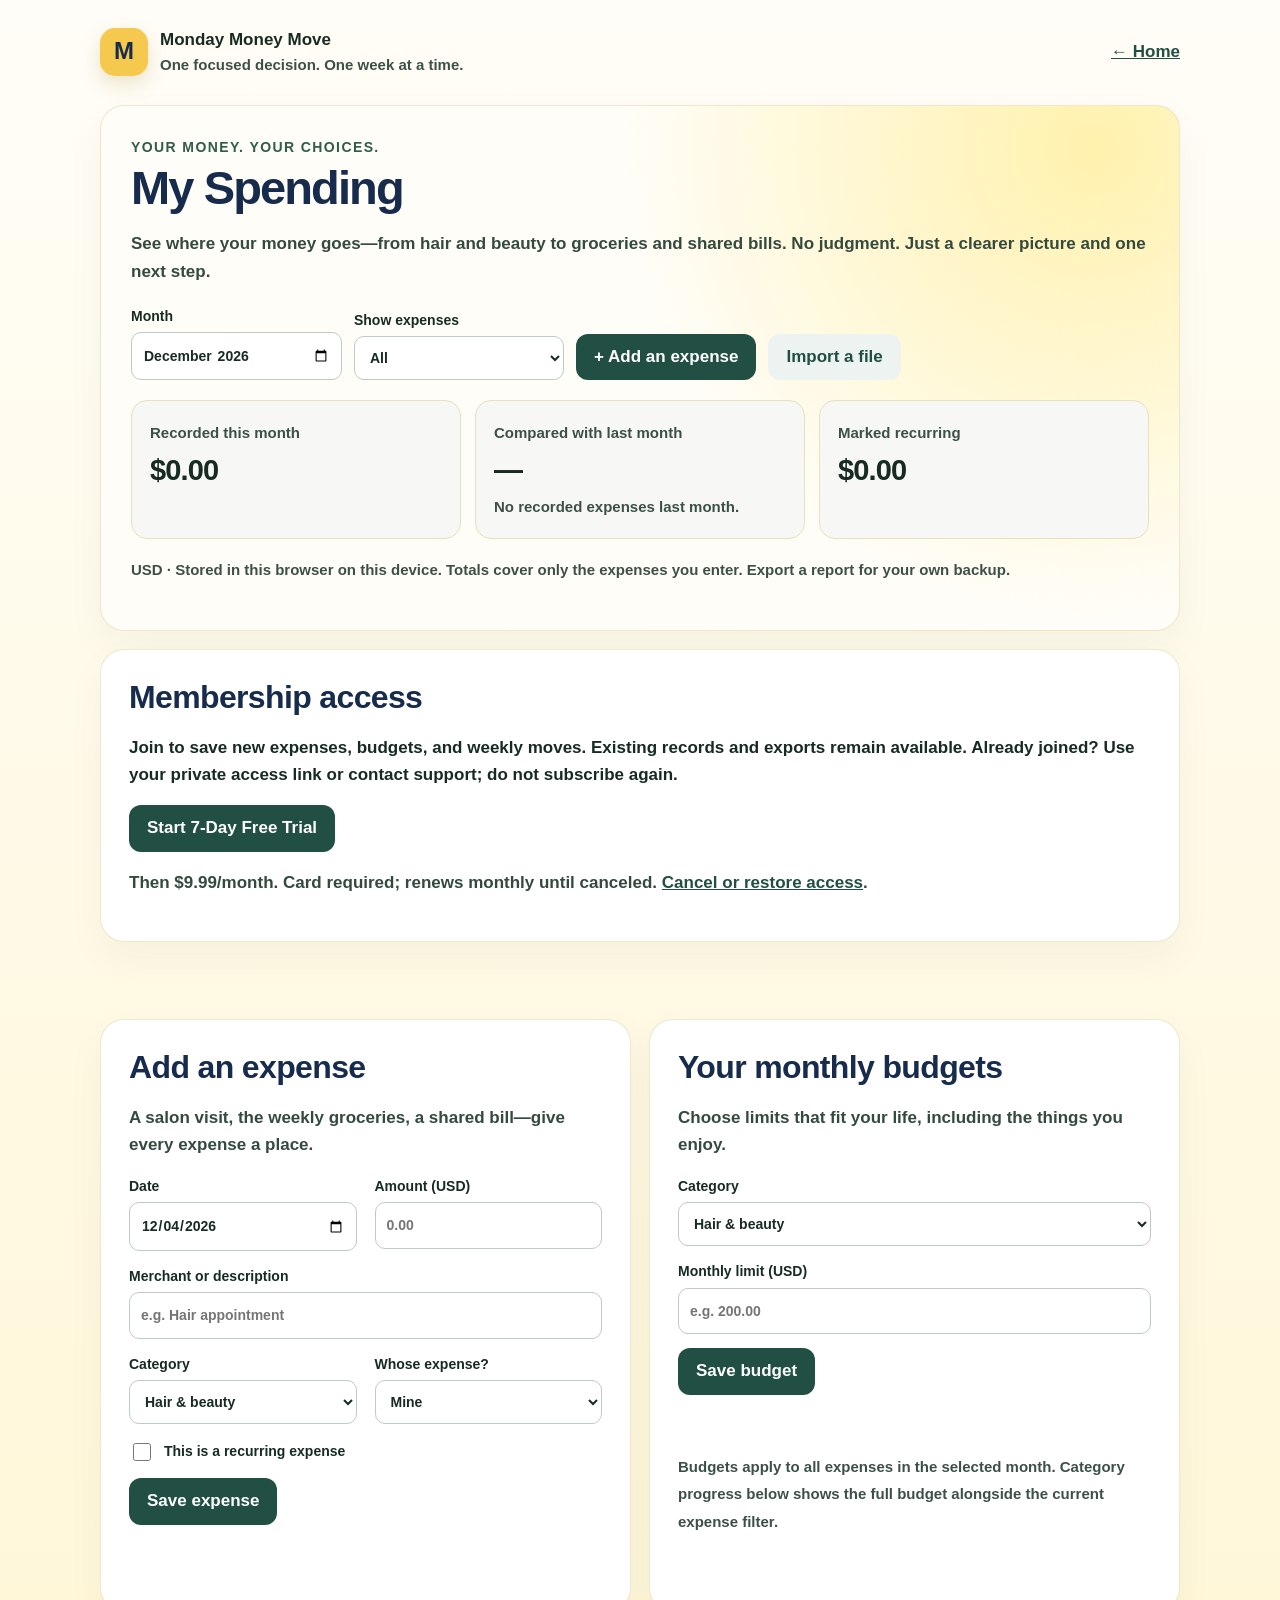
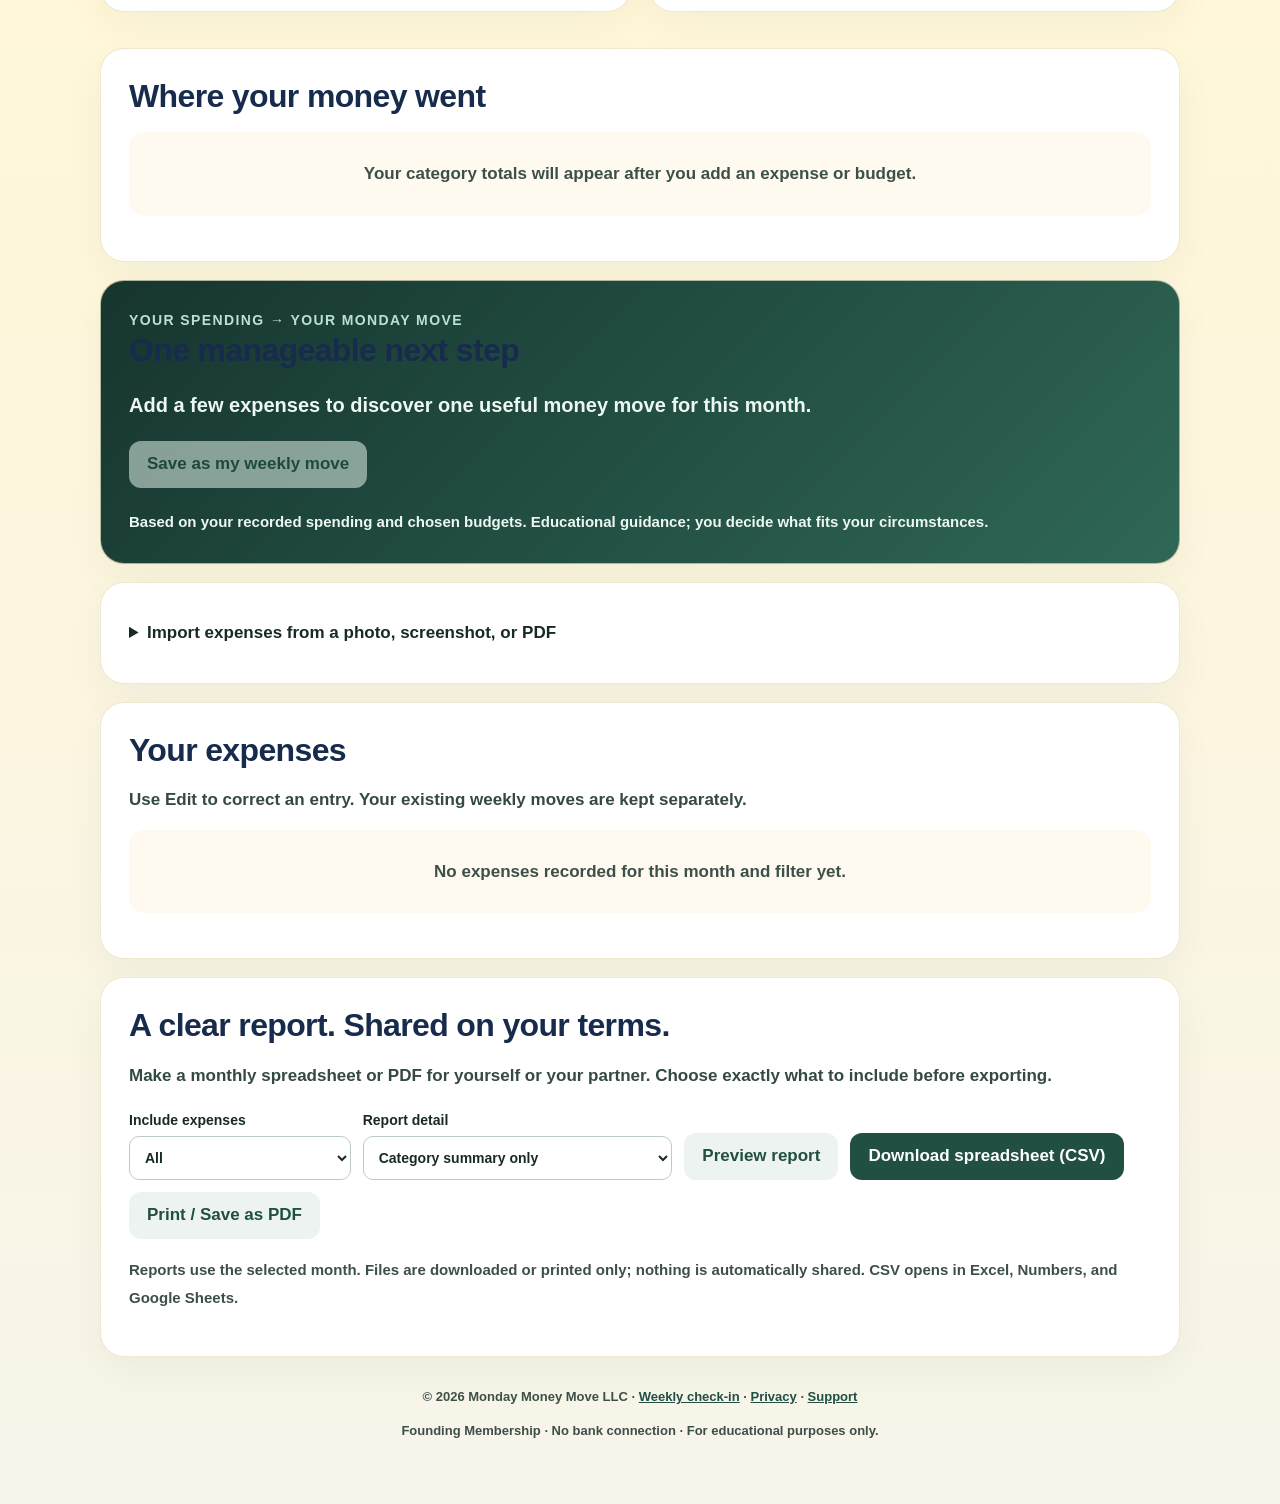
<file: spending.html>
<!doctype html><html lang="en"><head><meta charset="utf-8"><meta name="viewport" content="width=device-width,initial-scale=1"><meta name="theme-color" content="#f4c94e"><title>My Spending · Monday Money Move</title><link rel="stylesheet" href="spending.css"><link rel="stylesheet" href="woman-theme.css?v=1"><script src="spending-core.js?v=parser-4" defer></script><script src="import-client.js?v=free-beta-1" defer></script><script src="spending.js?v=free-beta-1" defer></script><link rel="stylesheet" href="readability.css?v=2"><meta name="referrer" content="no-referrer"><script src="membership.js?v=paid-2" defer></script><script src="spending-membership.js?v=paid-2" defer></script></head><body><main class="app">
<header><div class="logo">M</div><div><strong>Monday Money Move</strong><small>One focused decision. One week at a time.</small></div><a href="index.html">← Home</a></header>
<section class="card hero"><div class="eyebrow">Your money. Your choices.</div><h1>My Spending</h1><p class="muted">See where your money goes—from hair and beauty to groceries and shared bills. No judgment. Just a clearer picture and one next step.</p><div class="toolbar"><label>Month<input id="month" type="month" required></label><label>Show expenses<select id="ownerFilter"><option>All</option><option>Mine</option><option>Partner’s</option><option>Shared</option></select></label><a class="button" href="#add">+ Add an expense</a><a class="button secondary" href="#import">Import a file</a></div><div class="stats"><div class="stat"><span>Recorded this month</span><b id="total">$0.00</b></div><div class="stat"><span>Compared with last month</span><b id="change">—</b><small id="comparison">Add expenses to compare.</small></div><div class="stat"><span>Marked recurring</span><b id="recurring">$0.00</b></div></div><p class="muted"><small>USD · Stored in this browser on this device. Totals cover only the expenses you enter. Export a report for your own backup.</small></p></section>
<section class="card" id="spendingMembership" aria-live="polite"><h2>Membership access</h2><p id="spendingMembershipText">Checking membership… Existing records and exports remain available.</p><a class="button" id="spendingJoin" href="https://buy.stripe.com/eVq28k85t1DA8y08g9ds400">Start 7-Day Free Trial</a><p class="muted">Then $9.99/month. Card required; renews monthly until canceled. <a href="support.html#cancel">Cancel or restore access</a>.</p></section><p id="status" class="message" role="status" aria-live="polite"></p>
<div class="grid"><section class="card" id="add"><h2>Add an expense</h2><p class="muted">A salon visit, the weekly groceries, a shared bill—give every expense a place.</p><form id="expenseForm"><div class="grid"><label class="field">Date<input id="date" type="date" required></label><label class="field">Amount (USD)<input id="amount" inputmode="decimal" placeholder="0.00" required></label></div><label class="field">Merchant or description<input id="merchant" maxlength="150" placeholder="e.g. Hair appointment" required></label><div class="grid"><label class="field">Category<select id="category"></select></label><label class="field">Whose expense?<select id="owner"></select></label></div><label class="field check"><input id="isRecurring" type="checkbox">This is a recurring expense</label><div class="actions"><button id="saveExpense">Save expense</button><button id="cancelEdit" type="button" class="secondary" hidden>Cancel edit</button></div><p id="formMessage" class="message" role="status"></p></form></section>
<section class="card"><h2>Your monthly budgets</h2><p class="muted">Choose limits that fit your life, including the things you enjoy.</p><form id="budgetForm"><label class="field">Category<select id="budgetCategory"></select></label><label class="field">Monthly limit (USD)<input id="budgetAmount" inputmode="decimal" placeholder="e.g. 200.00" required></label><button>Save budget</button><p id="budgetMessage" class="message" role="status"></p></form><p class="muted"><small>Budgets apply to all expenses in the selected month. Category progress below shows the full budget alongside the current expense filter.</small></p></section></div>
<section class="card"><h2>Where your money went</h2><div id="categorySummary"></div></section>
<section class="card move"><div class="eyebrow">Your spending → your Monday move</div><h2>One manageable next step</h2><p id="suggestion"></p><button id="saveSuggestion" disabled>Save as my weekly move</button><p id="moveMessage" role="status"></p><small>Based on your recorded spending and chosen budgets. Educational guidance; you decide what fits your circumstances.</small></section>
<section class="card" id="import"><details><summary>Import expenses from a photo, screenshot, or PDF</summary><p><strong>For your privacy, hide account and card numbers. Nothing is saved until you approve it.</strong></p><p>Choose a photo, screenshot, or PDF of your transactions. Review and correct the detected entries before saving. Files are read locally in your browser on this device; nothing is uploaded to a cloud service.</p><label class="field">Photo, screenshot, or PDF (JPG, PNG, HEIC, PDF; up to 20 MB, PDFs up to 20 pages)<input id="imageInput" type="file" accept=".jpg,.jpeg,.png,.heic,.heif,.pdf,image/jpeg,image/png,image/heic,image/heif,application/pdf"></label><div class="actions"><button id="readImage">Read File</button><a class="button secondary" href="#add">Enter Manually</a></div><p id="importMessage" class="message" role="status"></p><label class="field">Recognized text — you can correct or paste it here<textarea id="importText" placeholder="Paste your transaction lines here"></textarea></label><p class="muted"><small>One transaction per line: date, merchant, amount. Dates without a year use the selected month’s year. Refunds, credits, and unrecognized lines are not imported automatically.</small></p><button class="secondary" id="parseText">Review transactions</button><button type="button" class="secondary" id="useExample">Review example transactions</button><h3 id="reviewHeading" hidden>Review detected transactions</h3><div id="drafts"></div><button id="saveImport" hidden>Approve and Save</button></details></section>
<section class="card"><h2>Your expenses</h2><p class="muted">Use Edit to correct an entry. Your existing weekly moves are kept separately.</p><div id="transactions"></div></section>
<section class="card" id="reports"><h2>A clear report. Shared on your terms.</h2><p class="muted">Make a monthly spreadsheet or PDF for yourself or your partner. Choose exactly what to include before exporting.</p><div class="toolbar"><label>Include expenses<select id="reportOwner"><option>All</option><option>Mine</option><option>Partner’s</option><option>Shared</option></select></label><label>Report detail<select id="reportDetail"><option value="summary">Category summary only</option><option value="full">Summary and transactions</option></select></label><button id="previewReport" class="secondary">Preview report</button><button id="csv">Download spreadsheet (CSV)</button><button id="pdf" class="secondary">Print / Save as PDF</button></div><p class="muted"><small>Reports use the selected month. Files are downloaded or printed only; nothing is automatically shared. CSV opens in Excel, Numbers, and Google Sheets.</small></p><div id="reportPreview" hidden></div></section>
<footer>© 2026 Monday Money Move LLC · <a href="index.html">Weekly check-in</a> · <a href="privacy.html">Privacy</a> · <a href="support.html">Support</a><p>Founding Membership · No bank connection · For educational purposes only.</p></footer></main><section id="report"></section></body></html>
</file>
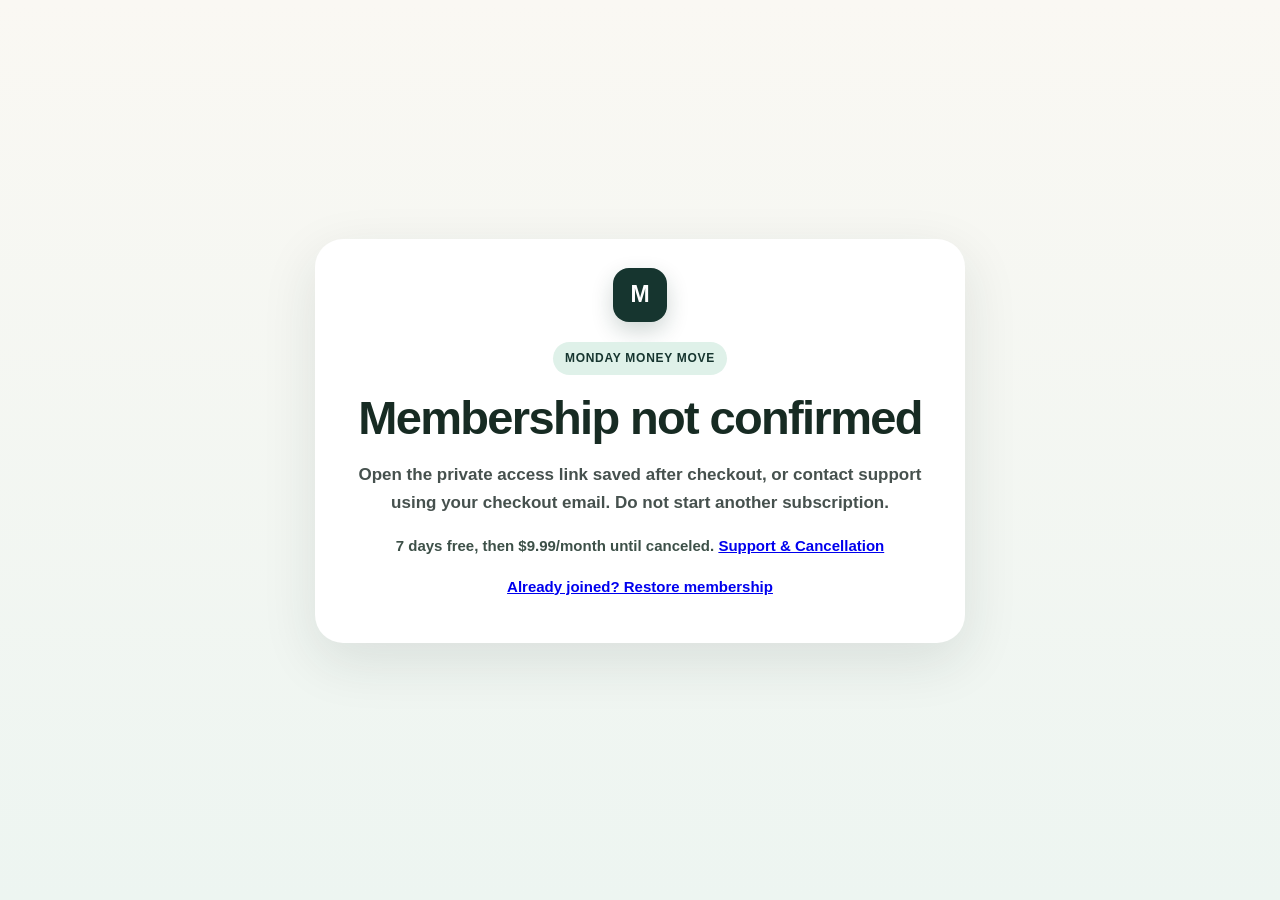
<file: success.html>
<!DOCTYPE html><html lang="en"><head><meta charset="UTF-8"><meta name="referrer" content="no-referrer"><meta name="viewport" content="width=device-width,initial-scale=1,viewport-fit=cover"><meta name="theme-color" content="#16352f"><title>Welcome — Monday Money Move</title><style>[hidden]{display:none!important}:root{--ink:#17211f;--muted:#66706d;--green:#16352f;--mint:#dff1e9;--cream:#f7f4ee;--gold:#b79b67}*{box-sizing:border-box}body{font-family:-apple-system,BlinkMacSystemFont,"Segoe UI",Arial,sans-serif;background:linear-gradient(180deg,#faf8f3,#edf5f1);color:var(--ink);margin:0;padding:24px;min-height:100vh;display:grid;place-items:center}.card{width:min(650px,100%);background:#fff;padding:42px;border-radius:28px;text-align:center;box-shadow:0 18px 55px rgba(27,48,42,.11);border:1px solid rgba(255,255,255,.9)}.logo{width:54px;height:54px;border-radius:16px;background:var(--green);color:#fff;display:grid;place-items:center;margin:0 auto 20px;font-size:23px;font-weight:850;box-shadow:0 9px 22px rgba(22,53,47,.2)}.badge{display:inline-block;background:var(--mint);color:var(--green);border-radius:999px;padding:7px 12px;font-size:12px;font-weight:800;letter-spacing:.06em;margin-bottom:18px}h1{font-size:38px;line-height:1.08;letter-spacing:-.035em;margin:0 0 14px}p{line-height:1.65;color:#46514e;font-size:17px}.line{height:1px;background:linear-gradient(90deg,transparent,var(--gold),transparent);margin:26px 0}.btn{display:block;background:var(--green);color:#fff;padding:16px 18px;border-radius:15px;text-decoration:none;font-weight:800;margin-top:24px;box-shadow:0 9px 22px rgba(22,53,47,.18)}.small{font-size:13px;color:var(--muted);margin-top:16px}@media(max-width:600px){body{padding:14px}.card{padding:28px 22px;border-radius:22px}h1{font-size:32px}}</style><link rel="stylesheet" href="readability.css?v=2"></head><body><main class="card"><div class="logo">M</div><div class="badge">MONDAY MONEY MOVE</div><h1 id="successTitle">Checking your membership…</h1><p id="successMessage" role="status" aria-live="polite">Please keep this page open while we confirm your membership with Stripe.</p><button class="btn" id="retryMembership" type="button" hidden>Check again</button><a class="btn" id="openMembership" href="index.html" hidden>Open Monday Money Move</a><section id="accessRecovery" hidden><div class="line"></div><h2>Keep your access</h2><p>Save your private access link to restore membership in another browser. Anyone with this link can use your membership. Your spending records stay on this device.</p><button class="btn" id="saveAccess" type="button">Download private access link</button></section><p class="small">7 days free, then $9.99/month until canceled. <a href="support.html#cancel">Support &amp; Cancellation</a></p><p class="small" data-membership-recovery hidden><a href="restore.html">Already joined? Restore membership</a></p></main><script src="membership.js?v=paid-2" defer></script><script src="success-membership.js?v=paid-2" defer></script><script src="recovery-config.js"></script><script src="recovery-links.js" defer></script></body></html>
</file>
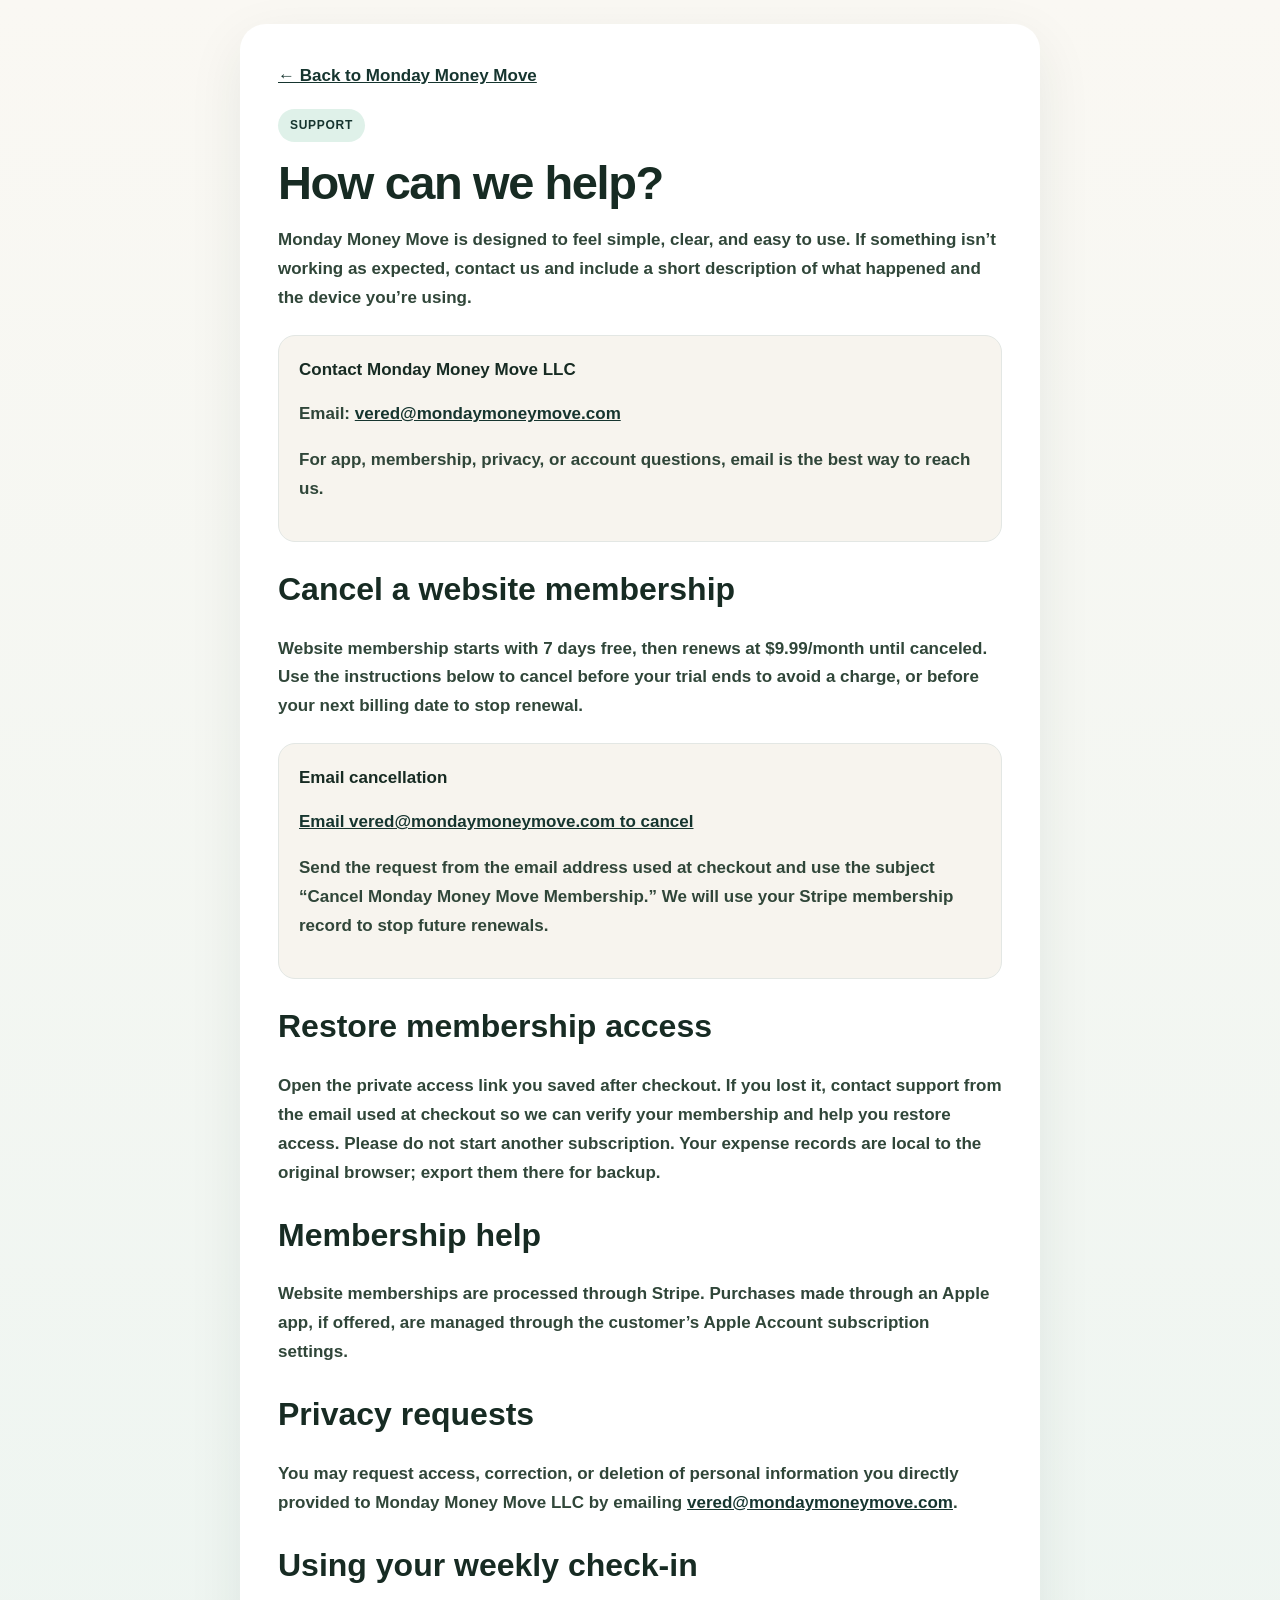
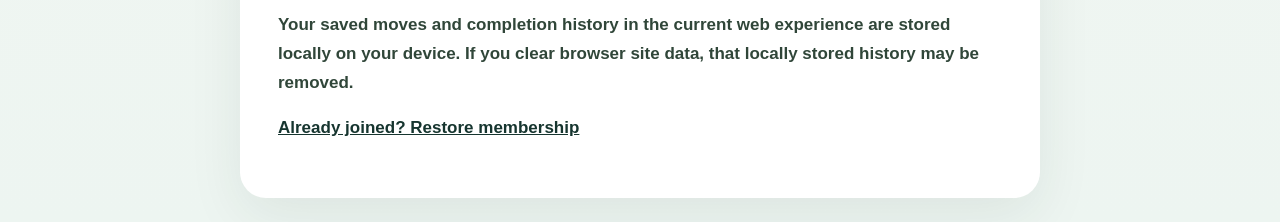
<file: support.html>
<!DOCTYPE html><html lang="en"><head><meta charset="UTF-8"><meta name="viewport" content="width=device-width,initial-scale=1,viewport-fit=cover"><meta name="theme-color" content="#16352f"><title>Support — Monday Money Move</title><style>:root{--ink:#17211f;--muted:#66706d;--green:#16352f;--mint:#dff1e9;--cream:#f7f4ee;--line:#e3e7e4}*{box-sizing:border-box}body{font-family:-apple-system,BlinkMacSystemFont,"Segoe UI",Arial,sans-serif;background:linear-gradient(180deg,#faf8f3,#edf5f1);color:var(--ink);margin:0;padding:24px}.wrap{max-width:800px;margin:auto;background:#fff;padding:38px;border-radius:26px;box-shadow:0 18px 55px rgba(27,48,42,.08)}a{color:var(--green)}h1{font-size:38px;letter-spacing:-.03em;margin:16px 0 8px}h2{margin-top:28px;font-size:22px}p{line-height:1.7;color:#3c4744}.box{background:var(--cream);border:1px solid var(--line);padding:20px;border-radius:17px;margin:22px 0}.badge{display:inline-block;background:var(--mint);color:var(--green);border-radius:999px;padding:7px 12px;font-size:12px;font-weight:800;letter-spacing:.06em}.small{font-size:13px;color:var(--muted)}@media(max-width:600px){body{padding:12px}.wrap{padding:25px 20px;border-radius:20px}h1{font-size:32px}}</style><link rel="stylesheet" href="readability.css?v=2"></head><body><main class="wrap"><a href="index.html">← Back to Monday Money Move</a><div style="margin-top:20px"><span class="badge">SUPPORT</span></div><h1>How can we help?</h1><p>Monday Money Move is designed to feel simple, clear, and easy to use. If something isn’t working as expected, contact us and include a short description of what happened and the device you’re using.</p><div class="box"><strong>Contact Monday Money Move LLC</strong><p>Email: <a href="mailto:vered@mondaymoneymove.com">vered@mondaymoneymove.com</a></p><p class="small">For app, membership, privacy, or account questions, email is the best way to reach us.</p></div><h2 id="cancel">Cancel a website membership</h2><p>Website membership starts with 7 days free, then renews at $9.99/month until canceled. Use the instructions below to cancel before your trial ends to avoid a charge, or before your next billing date to stop renewal.</p><div class="box"><strong>Email cancellation</strong><p><a href="mailto:vered@mondaymoneymove.com?subject=Cancel%20Monday%20Money%20Move%20Membership">Email vered@mondaymoneymove.com to cancel</a></p><p class="small">Send the request from the email address used at checkout and use the subject “Cancel Monday Money Move Membership.” We will use your Stripe membership record to stop future renewals.</p></div><h2>Restore membership access</h2><p>Open the private access link you saved after checkout. If you lost it, contact support from the email used at checkout so we can verify your membership and help you restore access. Please do not start another subscription. Your expense records are local to the original browser; export them there for backup.</p><h2>Membership help</h2><p>Website memberships are processed through Stripe. Purchases made through an Apple app, if offered, are managed through the customer’s Apple Account subscription settings.</p><h2>Privacy requests</h2><p>You may request access, correction, or deletion of personal information you directly provided to Monday Money Move LLC by emailing <a href="mailto:vered@mondaymoneymove.com">vered@mondaymoneymove.com</a>.</p><h2>Using your weekly check-in</h2><p>Your saved moves and completion history in the current web experience are stored locally on your device. If you clear browser site data, that locally stored history may be removed.</p><p class="small" data-membership-recovery hidden><a href="restore.html">Already joined? Restore membership</a></p></main><script src="recovery-config.js"></script><script src="recovery-links.js" defer></script></body></html>
</file>
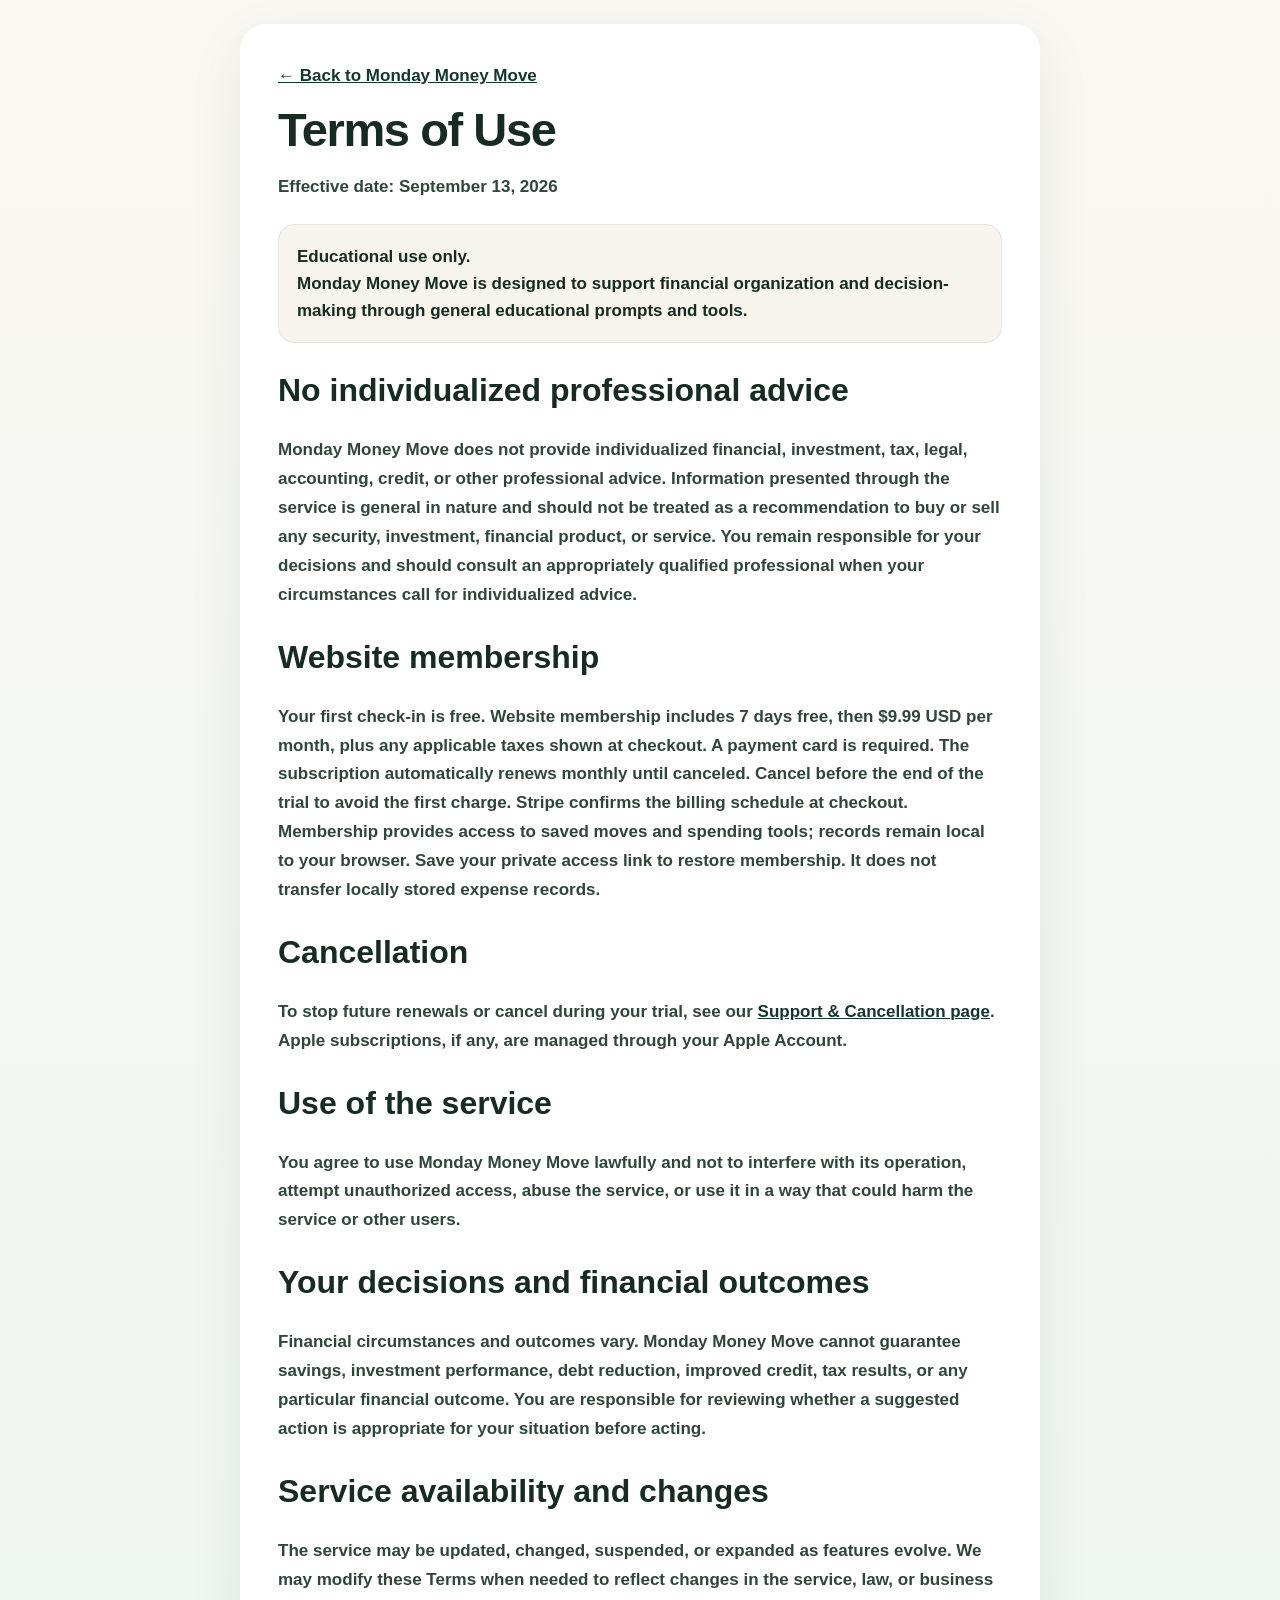
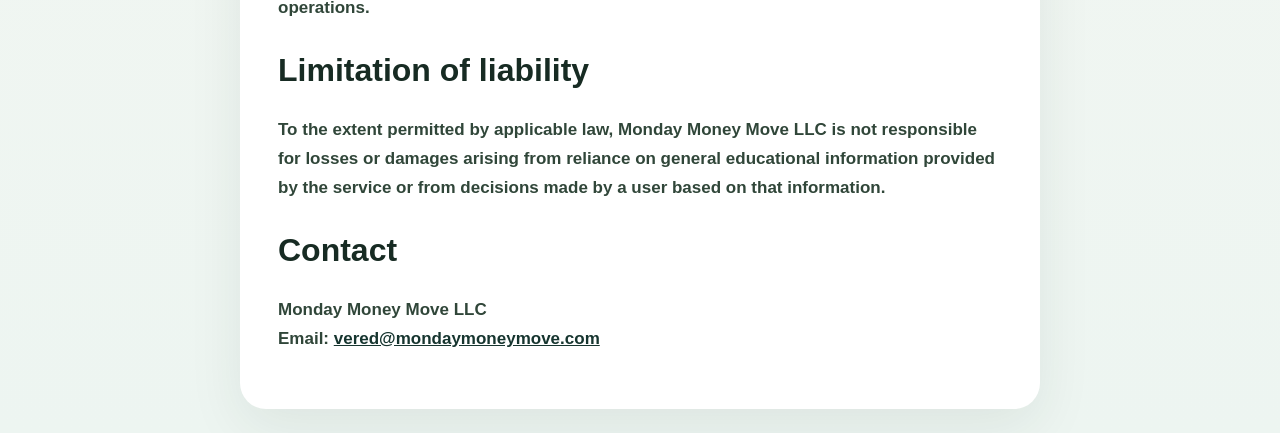
<file: terms.html>
<!DOCTYPE html><html lang="en"><head><meta charset="UTF-8"><meta name="viewport" content="width=device-width,initial-scale=1,viewport-fit=cover"><meta name="theme-color" content="#16352f"><title>Terms — Monday Money Move</title><style>:root{--ink:#17211f;--muted:#66706d;--green:#16352f;--cream:#f7f4ee;--line:#e3e7e4}*{box-sizing:border-box}body{font-family:-apple-system,BlinkMacSystemFont,"Segoe UI",Arial,sans-serif;background:linear-gradient(180deg,#faf8f3,#edf5f1);color:var(--ink);margin:0;padding:24px}.wrap{max-width:800px;margin:auto;background:#fff;padding:38px;border-radius:26px;box-shadow:0 18px 55px rgba(27,48,42,.08)}a{color:var(--green)}h1{font-size:38px;letter-spacing:-.03em;margin:16px 0 8px}h2{margin-top:28px;font-size:22px}p,li{line-height:1.7;color:#3c4744}.meta{color:var(--muted);font-size:14px}.notice{background:var(--cream);border:1px solid var(--line);padding:18px;border-radius:16px;margin:22px 0}@media(max-width:600px){body{padding:12px}.wrap{padding:25px 20px;border-radius:20px}h1{font-size:32px}}</style><link rel="stylesheet" href="readability.css?v=2"></head><body><main class="wrap"><a href="index.html">← Back to Monday Money Move</a><h1>Terms of Use</h1><p class="meta"><strong>Effective date:</strong> September 13, 2026</p><div class="notice"><strong>Educational use only.</strong><br>Monday Money Move is designed to support financial organization and decision-making through general educational prompts and tools.</div><h2>No individualized professional advice</h2><p>Monday Money Move does not provide individualized financial, investment, tax, legal, accounting, credit, or other professional advice. Information presented through the service is general in nature and should not be treated as a recommendation to buy or sell any security, investment, financial product, or service. You remain responsible for your decisions and should consult an appropriately qualified professional when your circumstances call for individualized advice.</p><h2>Website membership</h2><p>Your first check-in is free. Website membership includes 7 days free, then $9.99 USD per month, plus any applicable taxes shown at checkout. A payment card is required. The subscription automatically renews monthly until canceled. Cancel before the end of the trial to avoid the first charge. Stripe confirms the billing schedule at checkout. Membership provides access to saved moves and spending tools; records remain local to your browser. Save your private access link to restore membership. It does not transfer locally stored expense records.</p><h2>Cancellation</h2><p>To stop future renewals or cancel during your trial, see our <a href="support.html#cancel">Support &amp; Cancellation page</a>. Apple subscriptions, if any, are managed through your Apple Account.</p><h2>Use of the service</h2><p>You agree to use Monday Money Move lawfully and not to interfere with its operation, attempt unauthorized access, abuse the service, or use it in a way that could harm the service or other users.</p><h2>Your decisions and financial outcomes</h2><p>Financial circumstances and outcomes vary. Monday Money Move cannot guarantee savings, investment performance, debt reduction, improved credit, tax results, or any particular financial outcome. You are responsible for reviewing whether a suggested action is appropriate for your situation before acting.</p><h2>Service availability and changes</h2><p>The service may be updated, changed, suspended, or expanded as features evolve. We may modify these Terms when needed to reflect changes in the service, law, or business operations.</p><h2>Limitation of liability</h2><p>To the extent permitted by applicable law, Monday Money Move LLC is not responsible for losses or damages arising from reliance on general educational information provided by the service or from decisions made by a user based on that information.</p><h2>Contact</h2><p>Monday Money Move LLC<br>Email: <a href="mailto:vered@mondaymoneymove.com">vered@mondaymoneymove.com</a></p></main></body></html>
</file>
<file: readability.css>
/* Shared readability refinements. Existing colors, assets and page functions remain. */
:root{--muted:#3d5048;--ink:#172b23}body{font-size:17px;font-weight:550;line-height:1.6}p,li{font-weight:550}h1,h2,h3{font-weight:850}a{font-weight:750}button,.button{font-weight:800;line-height:1.35}button,a,input,select,summary{touch-action:manipulation}a:focus-visible,button:focus-visible,summary:focus-visible{outline:3px solid #8b682c;outline-offset:4px}.small,small,.meta,.trust,.footer,.disclaimer,.history-copy,.stat span{font-size:15px;font-weight:550}.info p,.section-title p,.lead,.conversion p,.conversion li,.muted,.kicker{color:#344a3f;font-weight:600}.info p{font-size:17px;line-height:1.55}.eyebrow{color:#315c48;font-size:14px}.example p,.example small,.move p,.move small{color:#edf8f2}.disclaimer{color:#344a3f}.wrap p,.wrap li{color:#304639;font-size:17px;font-weight:550}.app{max-width:1120px}.card{padding:28px;margin-bottom:18px}.hero{padding:30px}.hero-grid{grid-template-columns:1.25fr .85fr;gap:24px}.hero-photo{height:auto;max-height:none;aspect-ratio:auto;object-fit:contain;border-radius:24px}.hero-photo-wrap:after{font-size:13px;padding:8px}.lead{font-size:20px;margin:12px 0 18px}h1{font-size:clamp(34px,4vw,47px);line-height:1.08}h2{font-size:clamp(26px,3vw,32px);line-height:1.2}.section-title{max-width:800px;margin-bottom:18px}.brand{position:sticky;top:0;z-index:10;display:grid;grid-template-columns:1fr auto;gap:10px 18px;background:#f7f4eef5;backdrop-filter:blur(12px);padding:12px 14px;margin:0 0 18px;border-bottom:1px solid #d1dcd4;border-radius:0 0 18px 18px}.brand-left{min-width:0}.logo{flex-shrink:0}.brand strong{font-size:20px}.brand span{font-size:14px;color:#344a3f}.site-nav{grid-column:1/-1;display:flex;justify-content:space-between;gap:10px}.site-nav a{color:#233e30;text-decoration:none;font-size:16px;font-weight:750;padding:7px 10px;border-radius:8px}.site-nav a:hover{background:#dff1e9}.brand .nav-cta{width:auto;margin:0;padding:13px 18px;font-size:16px;white-space:nowrap}.menu-toggle{display:none}.cta-row{display:flex;gap:12px;flex-wrap:wrap;align-items:center;margin-top:16px}.cta-row button,.cta-row .cta-link{width:auto;margin:0;flex:1;padding:15px 18px;text-align:center}.cta-link{display:inline-block;text-decoration:none;color:white;background:#16352f;border-radius:14px;font-weight:800;min-height:48px}.compare-grid{display:grid;grid-template-columns:1fr 1.3fr;gap:16px;margin-top:22px}.compare-grid .info{padding:22px}.paid-plan{border:2px solid #397562;background:#f1f7f2}.feature-list{display:grid;grid-template-columns:repeat(3,1fr);gap:12px;list-style:none;padding:0;margin:22px 0}.feature-list li{padding:15px 16px;background:#f1f6f2;border:1px solid #d5e1d7;border-radius:14px;color:#243e2f;font-size:17px;font-weight:700}.feature-list li:before{content:'✓ ';color:#235e3c;font-weight:900}.free-note{margin:12px 0 0;color:#344a3f;font-size:16px;font-weight:600}.plan-note{padding:13px 16px;background:#f7f4ee;border-radius:12px;color:#344a3f;font-size:15px}.faq-item{border-bottom:1px solid #d7e1d9;padding:13px 0}.faq-item summary{font-size:18px;font-weight:800;cursor:pointer;color:#193a28;padding:7px 0}.faq-item p{margin:10px 0 4px;color:#344a3f}.benefit-intro{font-size:19px;color:#344a3f}section[id]{scroll-margin-top:155px}dialog{border:1px solid #cbd9cf;border-radius:24px;max-width:480px;padding:28px;color:#172b23;background:#f7f4ee}dialog::backdrop{background:#142d2877}dialog p{font-size:17px}dialog button{width:auto}.trust{gap:10px 18px;margin-top:14px}.info{padding:18px}.info .num{margin-bottom:10px}@media(max-width:760px){.app{padding:0 12px 28px}.brand{padding:12px 10px;gap:10px;grid-template-columns:1fr auto}.brand strong{font-size:16px}.brand span{font-size:12px}.brand .logo{width:40px;height:40px;font-size:20px}.brand .nav-cta{grid-column:1/-1;width:100%;font-size:16px;padding:12px}.menu-toggle{display:block;width:auto;margin:0;padding:10px 13px;background:#dff1e9;color:#16352f;font-size:16px}.site-nav{display:none;grid-template-columns:1fr 1fr;gap:4px}.site-nav.is-open{display:grid}.site-nav a{padding:10px;font-size:16px}.card,.hero{padding:22px}.hero-grid{grid-template-columns:1fr;gap:18px}.hero-photo{height:auto;max-height:none}.hero-photo-wrap{max-width:480px;width:100%;margin:auto}.hero h1{font-size:35px}.lead{font-size:18px}.grid3,.grid2,.compare-grid{grid-template-columns:1fr}.feature-list{grid-template-columns:1fr 1fr;gap:9px}.feature-list li{font-size:16px;padding:12px}.cta-row{flex-direction:column;align-items:stretch}.cta-row button,.cta-row .cta-link{width:100%}.trust{display:flex}.trust span{margin:0}.small,small,.disclaimer,.footer{font-size:14px}.info p{font-size:17px}section[id]{scroll-margin-top:150px}}@media(max-width:390px){.feature-list{grid-template-columns:1fr}.brand span{max-width:200px}.brand strong{font-size:15px}.hero h1{font-size:32px}}@media(prefers-reduced-motion:reduce){html{scroll-behavior:auto!important}}@media print{.brand{position:static}.menu-toggle,.nav-cta{display:none}}
</file>
<file: woman-theme.css>
:root{
  --ink:#172b4d;
  --muted:#667085;
  --green:#214f43;
  --mid:#2f6c5c;
  --mint:#e8f1e9;
  --cream:#fffaf0;
  --line:#eadfbd;
  --gold:#f4c94e;
  --shadow:0 20px 55px rgba(67,53,19,.12)
}
body{background:linear-gradient(180deg,#fffdf7 0,#fff7d8 52%,#f7f4ea 100%)}
.app{max-width:1080px}
.logo{background:#f4c94e;color:#172b4d;box-shadow:0 8px 20px rgba(150,112,13,.18)}
.brand span{color:#667085}
.card{border-color:rgba(234,223,189,.72)}
.hero{background:radial-gradient(circle at 92% 8%,#fff1ad,transparent 43%),#fffdf8;overflow:hidden}
.hero-grid{grid-template-columns:1.05fr .95fr;gap:42px}
.badge{background:#fff0a8;color:#172b4d}
.badge:before{background:#3f806e}
h1,h2,h3,.brand strong{color:#172b4d}
.hero-promise{font-size:25px;line-height:1.25;font-weight:800;color:#2f6c5c;margin:-5px 0 18px}
.main{background:#172b4d;box-shadow:0 9px 22px rgba(23,43,77,.19)}
.secondary{background:#fff3bf;color:#172b4d}
.hero-photo{aspect-ratio:auto;border-radius:24px;border:8px solid #fff8da;object-position:center;box-shadow:0 26px 50px rgba(72,57,17,.18)}
.hero-photo-wrap:after{content:"Confident. Clear. In control.";position:static;display:block;margin-top:12px;padding:12px 14px;border-radius:12px;background:rgba(23,43,77,.9);font-size:15px;line-height:1.4}
.info{background:#fffdf8}
.num{background:#f4c94e;color:#172b4d}
.example{background:linear-gradient(135deg,#172b4d,#284b70)}
.example h2{color:#fff}
.example .eyebrow{color:#ffe48a}
.result-box{border-left-color:#f4c94e;background:#fff8d9}
.price{color:#172b4d}
.cta-link{display:inline-flex;align-items:center;justify-content:center;padding:17px 20px;border-radius:15px;font-size:17px;font-weight:780;text-decoration:none}
@media(max-width:760px){.hero-grid{grid-template-columns:1fr;gap:22px}.hero-photo{max-height:none}.hero-promise{font-size:21px}}
</file>
<file: restore.css>
[hidden]{display:none!important}*{box-sizing:border-box}body{margin:0;padding:36px 16px;background:linear-gradient(160deg,#f7f4ee,#edf5f1);color:#17211f;font:17px/1.6 -apple-system,BlinkMacSystemFont,"Segoe UI",sans-serif;min-height:100vh;display:grid;place-items:center}.restore-card{width:min(100%,540px);padding:36px;background:#fff;border:1px solid #e3e7e4;border-radius:24px;box-shadow:0 18px 55px #1b302a12}a{color:#16352f}.back{font-size:14px;text-decoration:none}.eyebrow{font-size:12px;font-weight:800;letter-spacing:.12em;color:#396653;margin-top:34px}h1{font-size:34px;line-height:1.15;letter-spacing:-.035em;margin:10px 0 16px}p{color:#46514e}form{margin-top:26px}label{display:block;font-size:15px;font-weight:700;margin-bottom:8px}input{width:100%;padding:14px;border:1px solid #aabcb3;border-radius:10px;font:inherit;color:#17211f;background:white}input:focus,button:focus-visible,a:focus-visible{outline:3px solid #84bca5;outline-offset:3px}button{display:block;width:100%;margin-top:16px;padding:14px 18px;border:0;border-radius:12px;background:#16352f;color:white;font-family:inherit;font-size:16px;line-height:1.4;font-weight:700;cursor:pointer}button:disabled{opacity:.6;cursor:wait}.secondary{font-size:14px;color:#16352f;background:#edf5f1}.hint{font-size:14px;margin:0 0 12px}.details{margin-top:28px;padding-top:16px;border-top:1px solid #e3e7e4;font-size:14px}.notice,#recoveryStatus:not(:empty){background:#f7f4ee;border-radius:10px;padding:14px;font-size:15px}#emailCode{font-size:24px;letter-spacing:.25em}@media(max-width:440px){body{padding:16px 12px}.restore-card{padding:26px 20px}h1{font-size:30px}}
</file>
<file: spending.css>
:root{--ink:#17211f;--muted:#66706d;--green:#16352f;--mint:#dff1e9;--cream:#f7f4ee;--line:#e3e7e4}*{box-sizing:border-box}body{margin:0;background:linear-gradient(180deg,#faf8f3,#edf5f1);color:var(--ink);font-family:-apple-system,BlinkMacSystemFont,'Segoe UI',Arial,sans-serif;font-size:16px;line-height:1.5}.app{max-width:1060px;margin:auto;padding:26px 20px 50px}header{display:flex;align-items:center;gap:12px;margin-bottom:28px}.logo{display:grid;place-items:center;background:var(--green);color:white;width:48px;height:48px;border-radius:15px;font-weight:850;font-size:24px}header small{display:block;color:var(--muted)}header a{margin-left:auto}a{color:var(--green)}h1{font-size:42px;letter-spacing:-.04em;margin:4px 0 10px}h2{font-size:24px;letter-spacing:-.02em;margin:0 0 12px}h3{margin:0 0 6px}.muted,small{color:var(--muted)}.eyebrow{text-transform:uppercase;letter-spacing:.1em;font-size:12px;font-weight:800;color:#397562}.card{padding:26px;background:white;border:1px solid #eef1ed;border-radius:24px;box-shadow:0 15px 40px #1b302a0b;margin:18px 0}.hero{background:radial-gradient(circle at 95% 0%,var(--mint),transparent 50%),white}.toolbar,.actions{display:flex;gap:12px;align-items:end;flex-wrap:wrap}.toolbar{margin-top:20px}.toolbar label{min-width:170px}.grid{display:grid;grid-template-columns:1fr 1fr;gap:18px}.stats{display:grid;grid-template-columns:repeat(3,1fr);gap:14px;margin-top:20px}.stat{border:1px solid var(--line);border-radius:16px;padding:18px;background:#f7f8f5}.stat b{display:block;font-size:29px;letter-spacing:-.03em}.stat span{font-size:14px;color:var(--muted)}label{display:block;font-size:14px;font-weight:650}input,select,textarea{font:inherit;color:var(--ink);background:#fff;border:1px solid #bdccc3;border-radius:10px;width:100%;padding:11px;margin-top:5px;min-height:44px}input[type=checkbox]{width:18px;min-height:18px;margin-right:8px}textarea{min-height:120px}.field{margin-bottom:14px}.check{display:flex;align-items:center;gap:5px}button,.button{border:0;border-radius:12px;padding:12px 18px;background:var(--green);color:#fff;font:inherit;font-weight:750;cursor:pointer;text-decoration:none;display:inline-block;min-height:44px}button.secondary,.button.secondary{background:#edf3f0;color:var(--green)}button:disabled{opacity:.55;cursor:wait}button:focus-visible,a:focus-visible,input:focus-visible,select:focus-visible,textarea:focus-visible{outline:3px solid #b79b67;outline-offset:3px}.message{color:#23543d;min-height:24px}.error{color:#a52e21}.empty{padding:28px 12px;text-align:center;color:var(--muted);background:var(--cream);border-radius:15px}.table-wrap{overflow-x:auto}table{border-collapse:collapse;width:100%;font-size:14px}th,td{text-align:left;padding:12px 9px;border-bottom:1px solid var(--line);vertical-align:top}th{color:var(--muted);font-weight:650}.number{text-align:right;white-space:nowrap}.bar{height:7px;background:#e9eeea;border-radius:20px;overflow:hidden;margin-top:7px}.bar i{display:block;height:100%;background:#397562}.over{color:#984d26}.over .bar i{background:#b57943}.move{background:linear-gradient(135deg,#16352f,#2f6756);color:white}.move .eyebrow{color:#b9e1d2}.move p{font-size:20px;max-width:730px}.move small{color:#dce8e4}.move button{background:#e1f1e9;color:var(--green)}details summary{cursor:pointer;font-weight:750;padding:8px 0}details[open] summary{margin-bottom:15px}.pill{display:inline-block;padding:3px 8px;background:var(--mint);border-radius:8px;font-size:12px}footer{text-align:center;font-size:13px;color:var(--muted);margin-top:30px}.draft{border:1px solid var(--line);border-radius:15px;padding:16px;margin:12px 0}.draft-fields{display:grid;grid-template-columns:1fr 2fr 1fr;gap:10px}[hidden]{display:none!important}#report{display:none}@media(max-width:700px){.app{padding:18px 12px}.grid{grid-template-columns:1fr;gap:0}.card{padding:20px}.stats{grid-template-columns:1fr}.stat b{font-size:26px}.draft-fields{grid-template-columns:1fr}.toolbar label{flex:1;min-width:130px}h1{font-size:34px}header strong{font-size:15px}header a{font-size:14px}}@media print{body{background:white}.app{display:none}#report{display:block;padding:20px}#report h1{font-size:28px}#report table{font-size:11px}#report tr{break-inside:avoid}@page{margin:14mm}}
</file>
